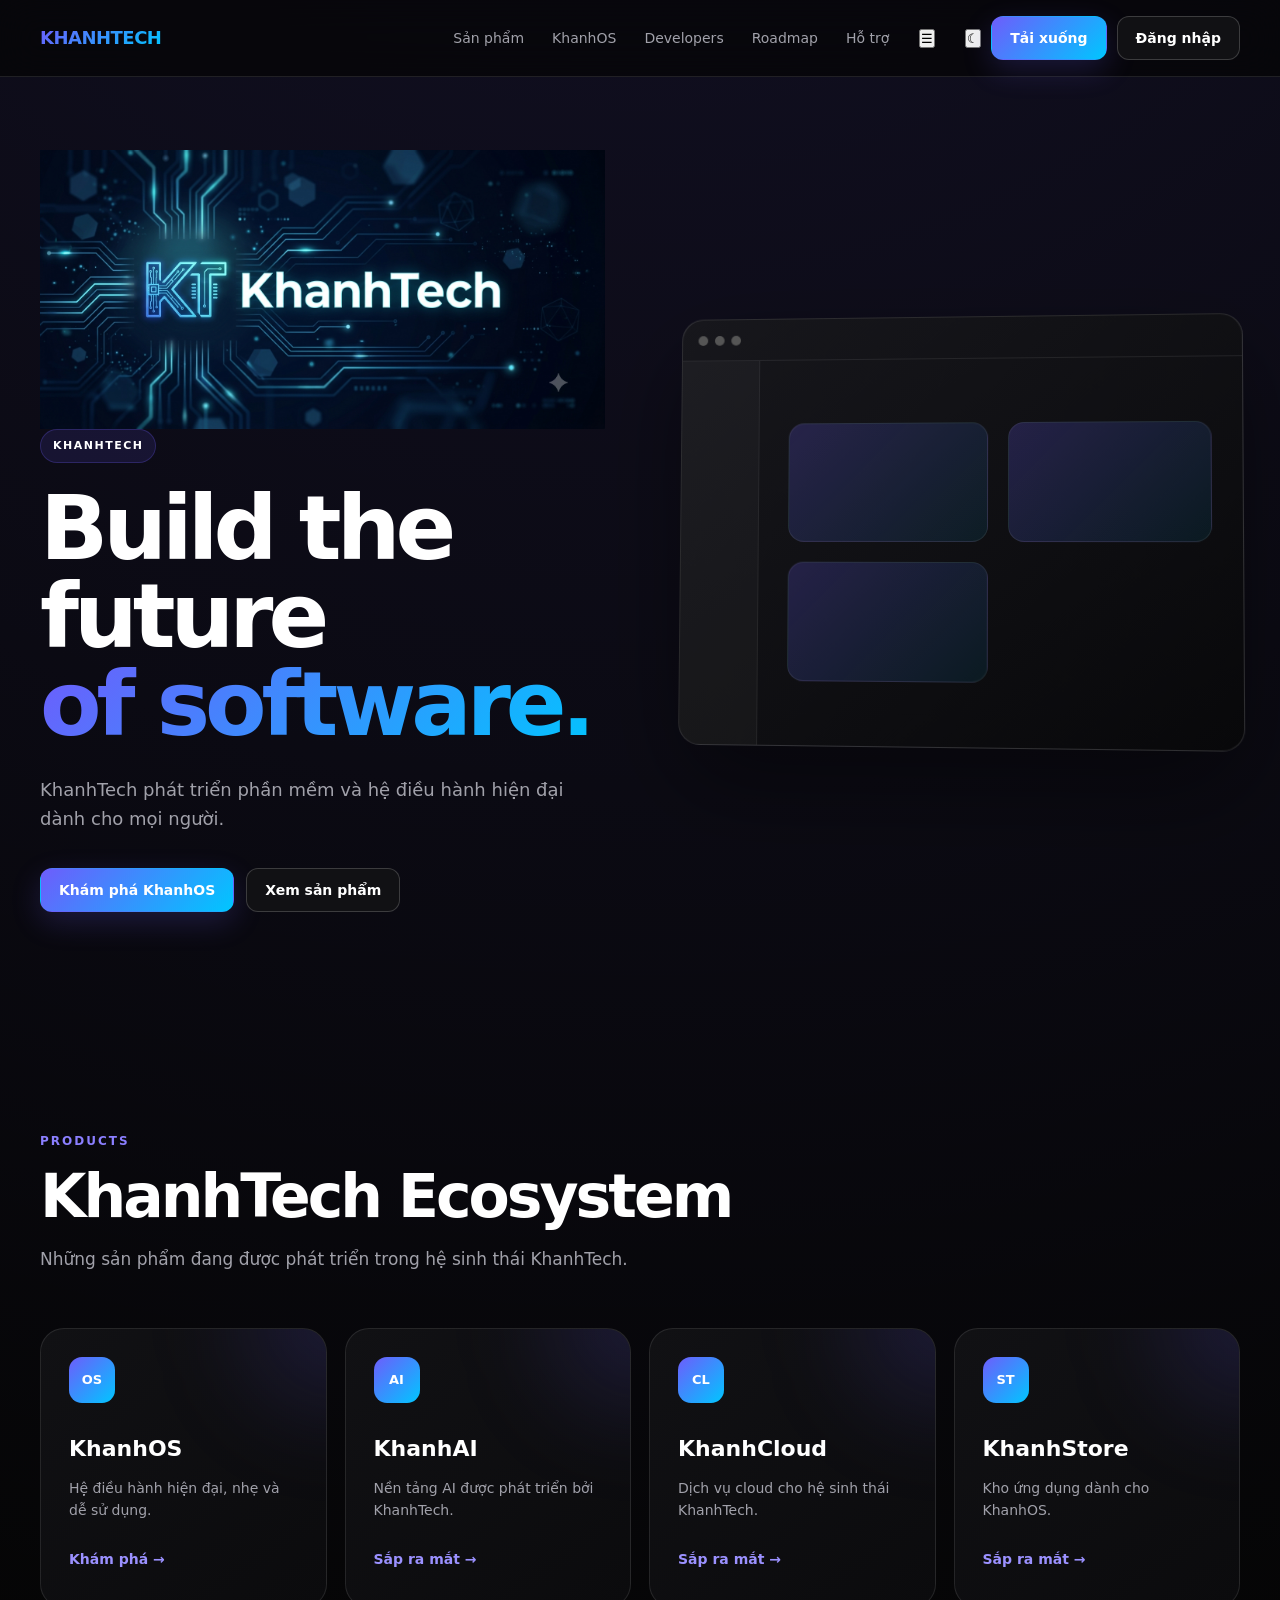
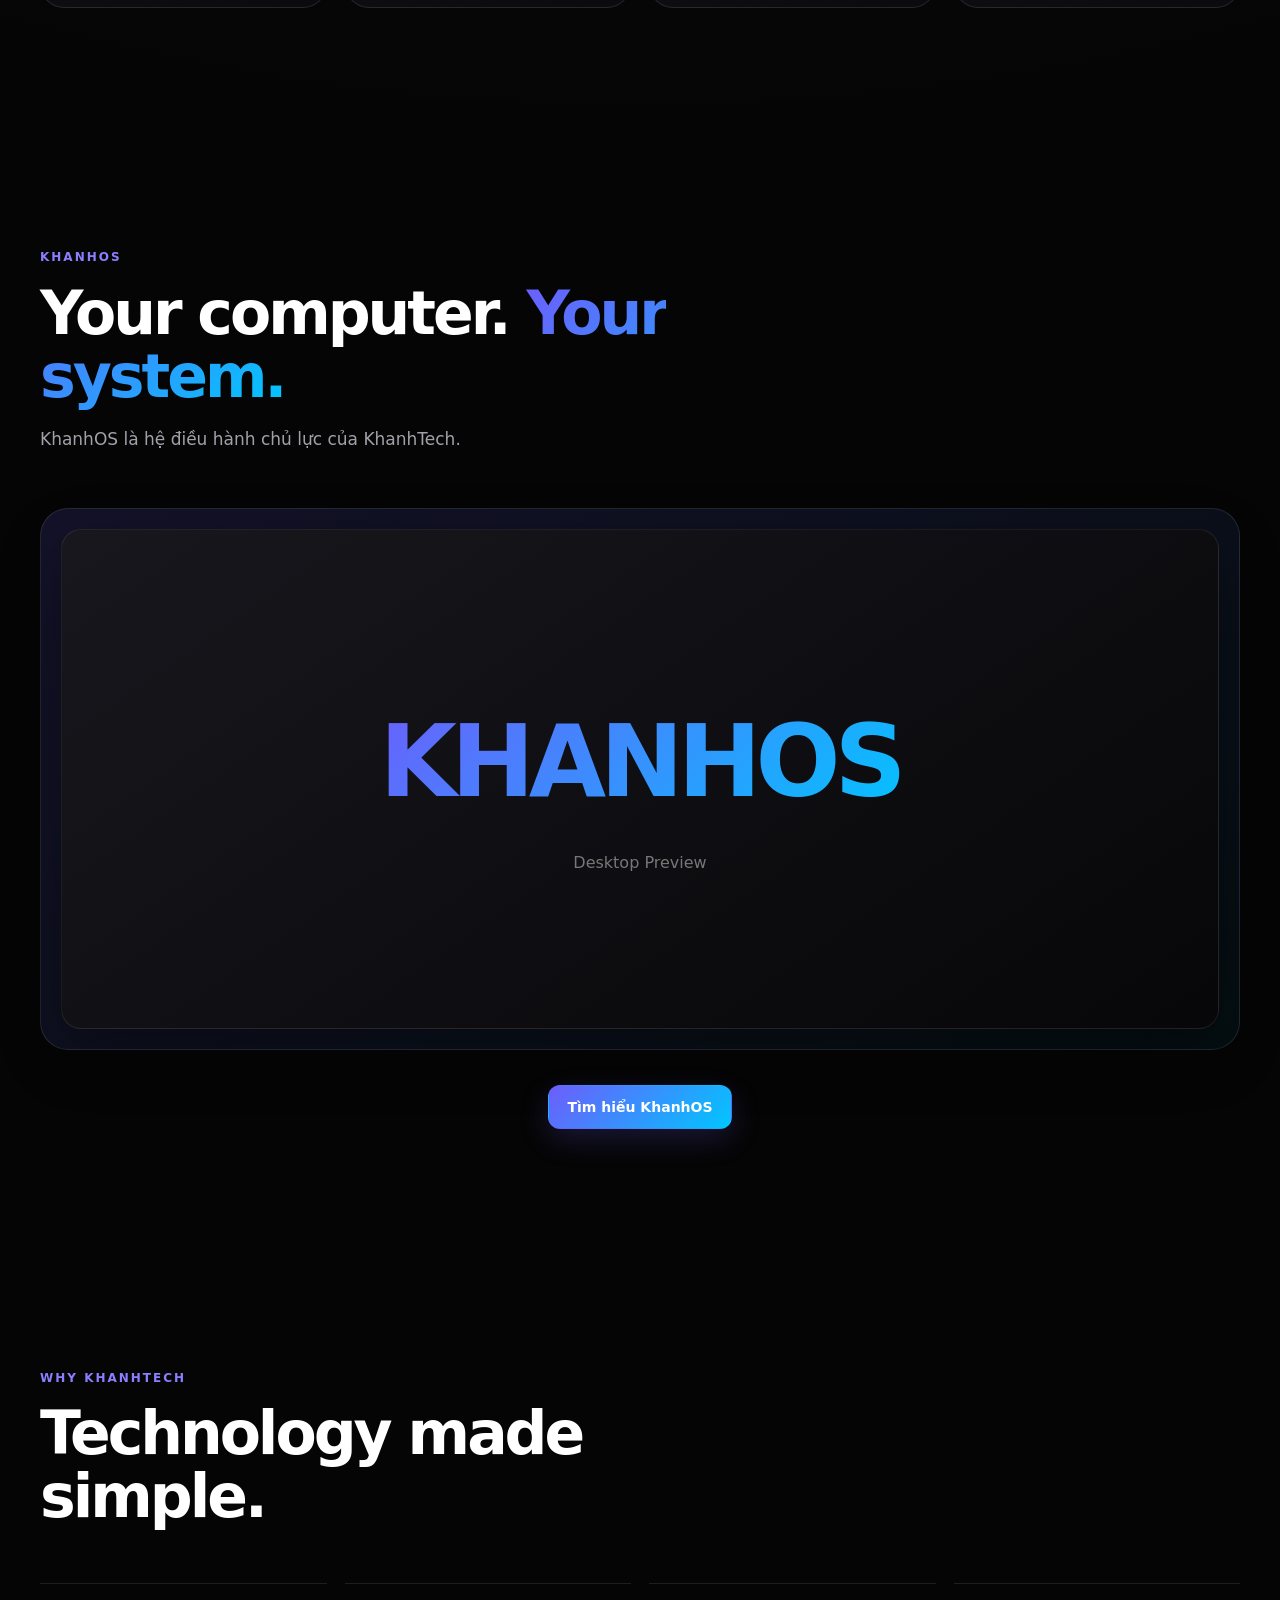
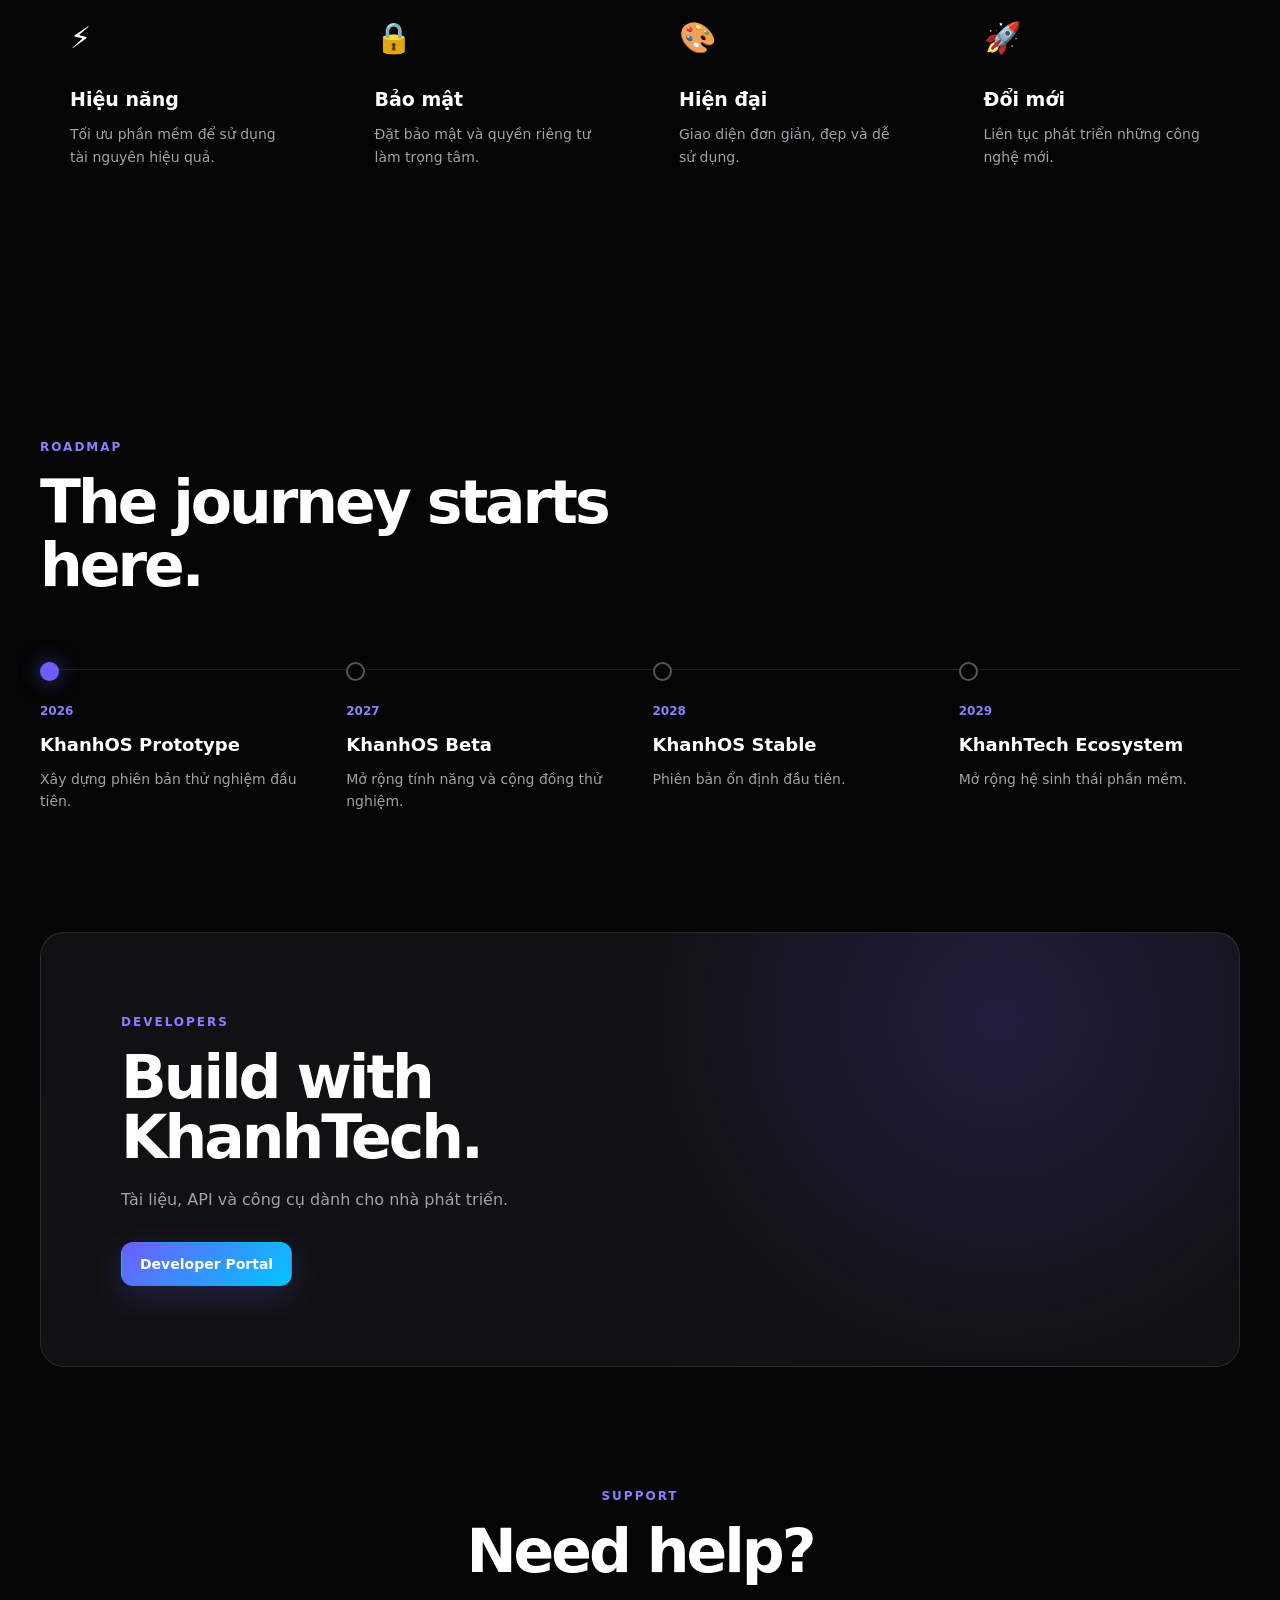
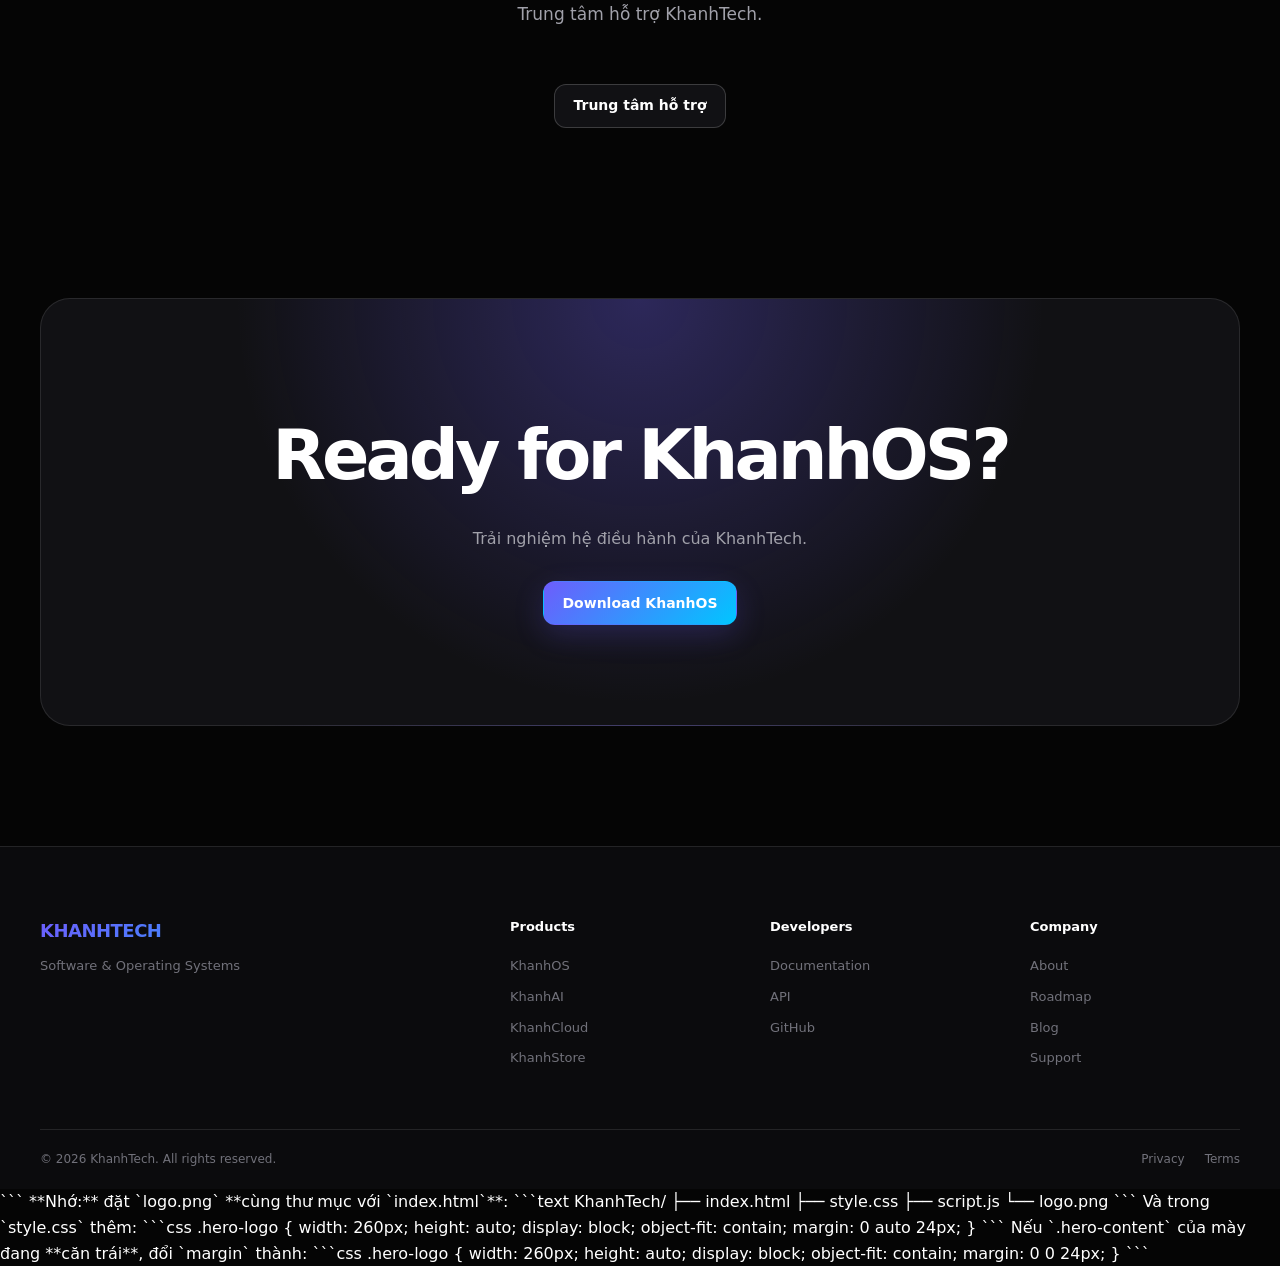
<file: index.html>
<!DOCTYPE html>
<html lang="vi">
<head>
    <meta charset="UTF-8">
    <meta name="viewport" content="width=device-width, initial-scale=1.0">

    <title>KhanhTech | Software & Operating Systems</title>

    <meta
        name="description"
        content="KhanhTech - Công ty phát triển phần mềm và hệ điều hành."
    >

    <!-- FAVICON -->
    <link rel="icon" type="image/png" href="logo.png">
    <link rel="shortcut icon" type="image/png" href="logo.png">

    <!-- CSS -->
    <link rel="stylesheet" href="style.css">
</head>

<body>

    <!-- =========================
         NAVBAR
    ========================== -->
    <header class="navbar">
        <div class="nav-container">

            <a href="/" class="logo">
                KHANHTECH
            </a>

            <nav class="nav-menu">
                <a href="#products">Sản phẩm</a>
                <a href="#khanhos">KhanhOS</a>
                <a href="#developers">Developers</a>
                <a href="#roadmap">Roadmap</a>
                <a href="#support">Hỗ trợ</a>
            </nav>

            <div class="nav-actions">

                <a href="/download.html" class="btn btn-primary">
                    Tải xuống
                </a>

                <a href="/login.html" class="btn btn-secondary">
                    Đăng nhập
                </a>

            </div>

        </div>
    </header>


    <main>

        <!-- =========================
             HERO
        ========================== -->
        <section class="hero">

            <div class="hero-content">

                <!-- KHANHTECH LOGO -->
                <img
                    src="logo.png"
                    alt="KhanhTech Logo"
                    class="hero-logo"
                >

                <span class="hero-badge">
                    KHANHTECH
                </span>

                <h1>
                    Build the future
                    <span>of software.</span>
                </h1>

                <p>
                    KhanhTech phát triển phần mềm và hệ điều hành
                    hiện đại dành cho mọi người.
                </p>

                <div class="hero-buttons">

                    <a
                        href="https://khanhos.github.io/"
                        class="btn btn-primary"
                    >
                        Khám phá KhanhOS
                    </a>

                    <a
                        href="#products"
                        class="btn btn-secondary"
                    >
                        Xem sản phẩm
                    </a>

                </div>

            </div>


            <div class="hero-preview">

                <div class="os-window">

                    <div class="window-top">

                        <span></span>
                        <span></span>
                        <span></span>

                    </div>


                    <div class="window-content">

                        <div class="fake-sidebar"></div>

                        <div class="fake-desktop">

                            <div class="fake-card"></div>
                            <div class="fake-card"></div>
                            <div class="fake-card"></div>

                        </div>

                    </div>

                </div>

            </div>

        </section>


        <!-- =========================
             PRODUCTS
        ========================== -->
        <section id="products" class="section">

            <div class="section-header">

                <span class="section-label">
                    PRODUCTS
                </span>

                <h2>
                    KhanhTech Ecosystem
                </h2>

                <p>
                    Những sản phẩm đang được phát triển
                    trong hệ sinh thái KhanhTech.
                </p>

            </div>


            <div class="product-grid">

                <!-- KHANHOS -->

                <article class="product-card">

                    <div class="product-icon">
                        OS
                    </div>

                    <h3>
                        KhanhOS
                    </h3>

                    <p>
                        Hệ điều hành hiện đại, nhẹ và dễ sử dụng.
                    </p>

                    <a href="https://khanhos.github.io/">
                        Khám phá →
                    </a>

                </article>


                <!-- KHANHAI -->

                <article class="product-card">

                    <div class="product-icon">
                        AI
                    </div>

                    <h3>
                        KhanhAI
                    </h3>

                    <p>
                        Nền tảng AI được phát triển bởi KhanhTech.
                    </p>

                    <a href="#">
                        Sắp ra mắt →
                    </a>

                </article>


                <!-- KHANHCLOUD -->

                <article class="product-card">

                    <div class="product-icon">
                        CL
                    </div>

                    <h3>
                        KhanhCloud
                    </h3>

                    <p>
                        Dịch vụ cloud cho hệ sinh thái KhanhTech.
                    </p>

                    <a href="#">
                        Sắp ra mắt →
                    </a>

                </article>


                <!-- KHANHSTORE -->

                <article class="product-card">

                    <div class="product-icon">
                        ST
                    </div>

                    <h3>
                        KhanhStore
                    </h3>

                    <p>
                        Kho ứng dụng dành cho KhanhOS.
                    </p>

                    <a href="#">
                        Sắp ra mắt →
                    </a>

                </article>

            </div>

        </section>


        <!-- =========================
             KHANHOS
        ========================== -->
        <section
            id="khanhos"
            class="section khanhos-section"
        >

            <div class="section-header">

                <span class="section-label">
                    KHANHOS
                </span>

                <h2>
                    Your computer.
                    <span>Your system.</span>
                </h2>

                <p>
                    KhanhOS là hệ điều hành chủ lực
                    của KhanhTech.
                </p>

            </div>


            <div class="khanhos-preview">

                <div class="os-placeholder">

                    <div class="placeholder-title">
                        KHANHOS
                    </div>

                    <div class="placeholder-text">
                        Desktop Preview
                    </div>

                </div>

            </div>


            <div class="center-button">

                <a
                    href="https://khanhos.github.io/"
                    class="btn btn-primary"
                >
                    Tìm hiểu KhanhOS
                </a>

            </div>

        </section>


        <!-- =========================
             WHY KHANHTECH
        ========================== -->
        <section class="section">

            <div class="section-header">

                <span class="section-label">
                    WHY KHANHTECH
                </span>

                <h2>
                    Technology made simple.
                </h2>

            </div>


            <div class="features-grid">

                <div class="feature">

                    <div class="feature-icon">
                        ⚡
                    </div>

                    <h3>
                        Hiệu năng
                    </h3>

                    <p>
                        Tối ưu phần mềm để sử dụng tài nguyên
                        hiệu quả.
                    </p>

                </div>


                <div class="feature">

                    <div class="feature-icon">
                        🔒
                    </div>

                    <h3>
                        Bảo mật
                    </h3>

                    <p>
                        Đặt bảo mật và quyền riêng tư
                        làm trọng tâm.
                    </p>

                </div>


                <div class="feature">

                    <div class="feature-icon">
                        🎨
                    </div>

                    <h3>
                        Hiện đại
                    </h3>

                    <p>
                        Giao diện đơn giản, đẹp và dễ sử dụng.
                    </p>

                </div>


                <div class="feature">

                    <div class="feature-icon">
                        🚀
                    </div>

                    <h3>
                        Đổi mới
                    </h3>

                    <p>
                        Liên tục phát triển những công nghệ
                        mới.
                    </p>

                </div>

            </div>

        </section>


        <!-- =========================
             ROADMAP
        ========================== -->
        <section id="roadmap" class="section">

            <div class="section-header">

                <span class="section-label">
                    ROADMAP
                </span>

                <h2>
                    The journey starts here.
                </h2>

            </div>


            <div class="roadmap">

                <div class="roadmap-item active">

                    <span class="roadmap-year">
                        2026
                    </span>

                    <h3>
                        KhanhOS Prototype
                    </h3>

                    <p>
                        Xây dựng phiên bản thử nghiệm đầu tiên.
                    </p>

                </div>


                <div class="roadmap-item">

                    <span class="roadmap-year">
                        2027
                    </span>

                    <h3>
                        KhanhOS Beta
                    </h3>

                    <p>
                        Mở rộng tính năng và cộng đồng thử nghiệm.
                    </p>

                </div>


                <div class="roadmap-item">

                    <span class="roadmap-year">
                        2028
                    </span>

                    <h3>
                        KhanhOS Stable
                    </h3>

                    <p>
                        Phiên bản ổn định đầu tiên.
                    </p>

                </div>


                <div class="roadmap-item">

                    <span class="roadmap-year">
                        2029
                    </span>

                    <h3>
                        KhanhTech Ecosystem
                    </h3>

                    <p>
                        Mở rộng hệ sinh thái phần mềm.
                    </p>

                </div>

            </div>

        </section>


        <!-- =========================
             DEVELOPERS
        ========================== -->
        <section
            id="developers"
            class="section developer-section"
        >

            <div class="developer-content">

                <span class="section-label">
                    DEVELOPERS
                </span>

                <h2>
                    Build with KhanhTech.
                </h2>

                <p>
                    Tài liệu, API và công cụ dành cho
                    nhà phát triển.
                </p>

                <a
                    href="/developers.html"
                    class="btn btn-primary"
                >
                    Developer Portal
                </a>

            </div>

        </section>


        <!-- =========================
             SUPPORT
        ========================== -->
        <section
            id="support"
            class="section support-section"
        >

            <div class="section-header">

                <span class="section-label">
                    SUPPORT
                </span>

                <h2>
                    Need help?
                </h2>

                <p>
                    Trung tâm hỗ trợ KhanhTech.
                </p>

            </div>


            <div class="center-button">

                <a
                    href="/support.html"
                    class="btn btn-secondary"
                >
                    Trung tâm hỗ trợ
                </a>

            </div>

        </section>


        <!-- =========================
             CTA
        ========================== -->
        <section class="cta">

            <div class="cta-content">

                <h2>
                    Ready for KhanhOS?
                </h2>

                <p>
                    Trải nghiệm hệ điều hành của KhanhTech.
                </p>

                <a
                    href="/download.html"
                    class="btn btn-primary"
                >
                    Download KhanhOS
                </a>

            </div>

        </section>

    </main>


    <!-- =========================
         FOOTER
    ========================== -->
    <footer class="footer">

        <div class="footer-container">

            <!-- BRAND -->

            <div class="footer-brand">

                <div class="logo">
                    KHANHTECH
                </div>

                <p>
                    Software & Operating Systems
                </p>

            </div>


            <!-- PRODUCTS -->

            <div class="footer-column">

                <h4>
                    Products
                </h4>

                <a href="https://khanhos.github.io/">
                    KhanhOS
                </a>

                <a href="#">
                    KhanhAI
                </a>

                <a href="#">
                    KhanhCloud
                </a>

                <a href="#">
                    KhanhStore
                </a>

            </div>


            <!-- DEVELOPERS -->

            <div class="footer-column">

                <h4>
                    Developers
                </h4>

                <a href="#">
                    Documentation
                </a>

                <a href="#">
                    API
                </a>

                <a href="#">
                    GitHub
                </a>

            </div>


            <!-- COMPANY -->

            <div class="footer-column">

                <h4>
                    Company
                </h4>

                <a href="https://khanhtechvn.github.io/about.html">
                    About
                </a>

                <a href="/roadmap.html">
                    Roadmap
                </a>

                <a href="#">
                    Blog
                </a>

                <a href="/support.html">
                    Support
                </a>

            </div>

        </div>


        <!-- FOOTER BOTTOM -->

        <div class="footer-bottom">

            <span>
                © 2026 KhanhTech. All rights reserved.
            </span>

            <div>

                <a href="/privacy.html">
                    Privacy
                </a>

                <a href="/terms.html">
                    Terms
                </a>

            </div>

        </div>

    </footer>


    <!-- JAVASCRIPT -->

    <script src="script.js"></script>

</body>
</html>
```

**Nhớ:** đặt `logo.png` **cùng thư mục với `index.html`**:

```text
KhanhTech/
├── index.html
├── style.css
├── script.js
└── logo.png
```

Và trong `style.css` thêm:

```css
.hero-logo {
    width: 260px;
    height: auto;
    display: block;
    object-fit: contain;
    margin: 0 auto 24px;
}
```

Nếu `.hero-content` của mày đang **căn trái**, đổi `margin` thành:

```css
.hero-logo {
    width: 260px;
    height: auto;
    display: block;
    object-fit: contain;
    margin: 0 0 24px;
}
```
</file>
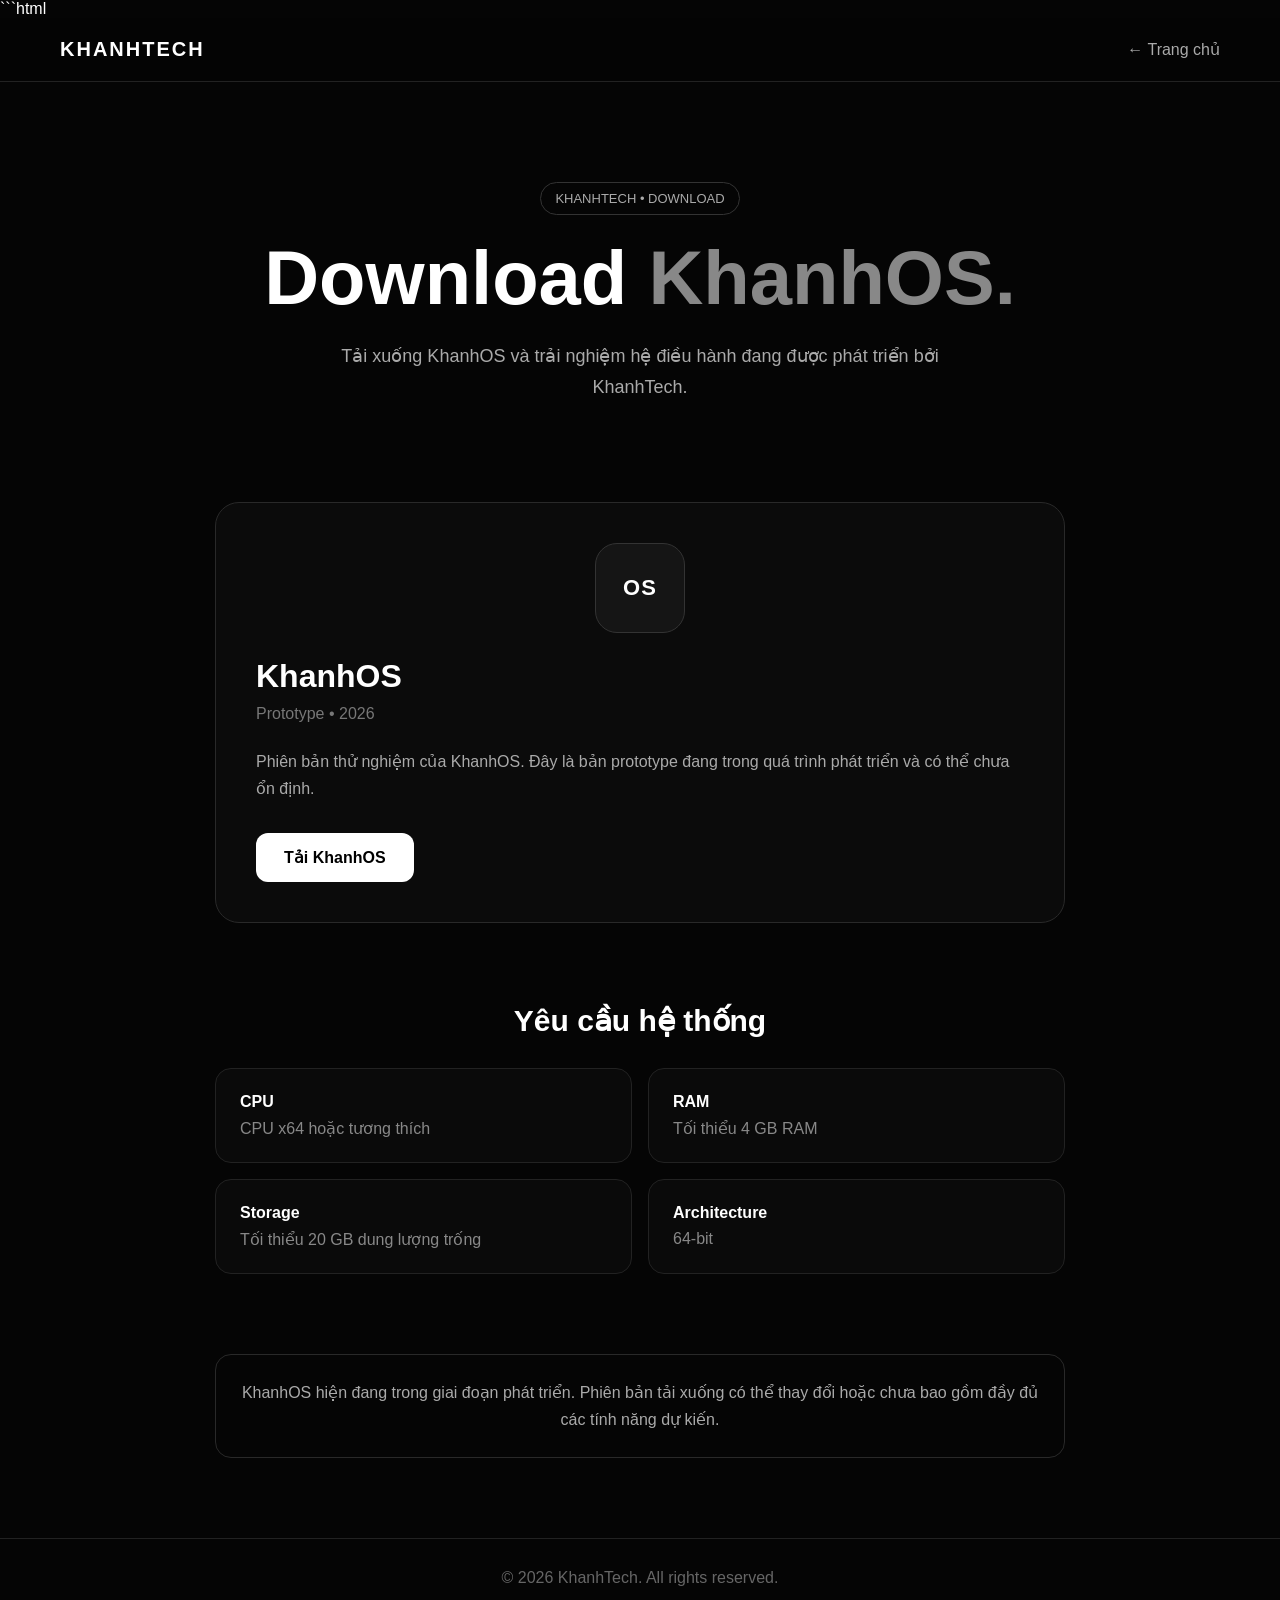
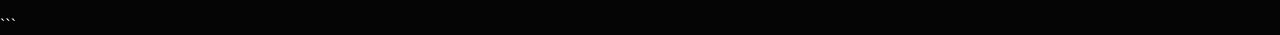
<file: download.html>
```html
<!DOCTYPE html>
<html lang="vi">
<head>
    <meta charset="UTF-8">
    <meta name="viewport" content="width=device-width, initial-scale=1.0">

    <title>Download | KhanhTech</title>

    <meta
        name="description"
        content="Tải xuống KhanhOS từ KhanhTech."
    >

    <link rel="icon" type="image/png" href="logo.png">

    <style>
        * {
            box-sizing: border-box;
            margin: 0;
            padding: 0;
        }

        body {
            font-family: Arial, Helvetica, sans-serif;
            background: #050505;
            color: #ffffff;
            min-height: 100vh;
        }

        a {
            color: inherit;
            text-decoration: none;
        }

        .navbar {
            width: 100%;
            border-bottom: 1px solid #222;
            background: rgba(5, 5, 5, 0.95);
        }

        .nav-container {
            max-width: 1200px;
            margin: auto;
            padding: 20px;
            display: flex;
            align-items: center;
            justify-content: space-between;
        }

        .logo {
            font-size: 20px;
            font-weight: 800;
            letter-spacing: 2px;
        }

        .back {
            color: #aaa;
            transition: 0.2s;
        }

        .back:hover {
            color: #fff;
        }

        .hero {
            max-width: 1000px;
            margin: auto;
            padding: 100px 20px 70px;
            text-align: center;
        }

        .badge {
            display: inline-block;
            padding: 8px 14px;
            border: 1px solid #333;
            border-radius: 999px;
            color: #aaa;
            font-size: 13px;
            margin-bottom: 25px;
        }

        h1 {
            font-size: clamp(42px, 7vw, 76px);
            line-height: 1;
            margin-bottom: 25px;
        }

        h1 span {
            color: #888;
        }

        .hero p {
            max-width: 650px;
            margin: auto;
            color: #aaa;
            font-size: 18px;
            line-height: 1.7;
        }

        .download-card {
            max-width: 850px;
            margin: 30px auto 80px;
            padding: 40px;
            border: 1px solid #292929;
            border-radius: 24px;
            background: #0b0b0b;
        }

        .os-logo {
            width: 90px;
            height: 90px;
            margin: 0 auto 25px;
            border-radius: 22px;
            background: #151515;
            border: 1px solid #333;
            display: flex;
            align-items: center;
            justify-content: center;
            font-size: 22px;
            font-weight: 800;
            letter-spacing: 1px;
        }

        .download-card h2 {
            font-size: 32px;
            margin-bottom: 10px;
        }

        .version {
            color: #777;
            margin-bottom: 25px;
        }

        .description {
            color: #aaa;
            line-height: 1.7;
            margin-bottom: 30px;
        }

        .download-button {
            display: inline-block;
            padding: 15px 28px;
            border-radius: 12px;
            background: #ffffff;
            color: #000000;
            font-weight: 700;
            transition: 0.2s;
        }

        .download-button:hover {
            transform: translateY(-2px);
            opacity: 0.9;
        }

        .requirements {
            max-width: 850px;
            margin: 0 auto 80px;
        }

        .requirements h2 {
            text-align: center;
            margin-bottom: 30px;
            font-size: 30px;
        }

        .requirements-grid {
            display: grid;
            grid-template-columns: repeat(2, 1fr);
            gap: 16px;
        }

        .requirement {
            padding: 24px;
            border: 1px solid #222;
            border-radius: 16px;
            background: #0a0a0a;
        }

        .requirement strong {
            display: block;
            margin-bottom: 8px;
        }

        .requirement span {
            color: #888;
        }

        .notice {
            max-width: 850px;
            margin: 0 auto 80px;
            padding: 24px;
            border: 1px solid #292929;
            border-radius: 16px;
            color: #aaa;
            line-height: 1.7;
            text-align: center;
        }

        footer {
            border-top: 1px solid #222;
            padding: 30px 20px;
            text-align: center;
            color: #666;
        }

        @media (max-width: 700px) {
            .nav-container {
                padding: 16px;
            }

            .hero {
                padding-top: 70px;
            }

            .download-card {
                padding: 25px;
            }

            .requirements-grid {
                grid-template-columns: 1fr;
            }
        }
    </style>
</head>

<body>

    <header class="navbar">
        <div class="nav-container">

            <a href="/" class="logo">
                KHANHTECH
            </a>

            <a href="/" class="back">
                ← Trang chủ
            </a>

        </div>
    </header>


    <main>

        <section class="hero">

            <span class="badge">
                KHANHTECH • DOWNLOAD
            </span>

            <h1>
                Download
                <span>KhanhOS.</span>
            </h1>

            <p>
                Tải xuống KhanhOS và trải nghiệm hệ điều hành
                đang được phát triển bởi KhanhTech.
            </p>

        </section>


        <section class="download-card">

            <div class="os-logo">
                OS
            </div>

            <h2>
                KhanhOS
            </h2>

            <div class="version">
                Prototype • 2026
            </div>

            <p class="description">
                Phiên bản thử nghiệm của KhanhOS.
                Đây là bản prototype đang trong quá trình phát triển
                và có thể chưa ổn định.
            </p>

            <!--
                Đổi href bên dưới thành link file KhanhOS
                khi mày upload file ISO/ZIP.
            -->

            <a
                href="#"
                class="download-button"
            >
                Tải KhanhOS
            </a>

        </section>


        <section class="requirements">

            <h2>
                Yêu cầu hệ thống
            </h2>

            <div class="requirements-grid">

                <div class="requirement">
                    <strong>CPU</strong>
                    <span>CPU x64 hoặc tương thích</span>
                </div>

                <div class="requirement">
                    <strong>RAM</strong>
                    <span>Tối thiểu 4 GB RAM</span>
                </div>

                <div class="requirement">
                    <strong>Storage</strong>
                    <span>Tối thiểu 20 GB dung lượng trống</span>
                </div>

                <div class="requirement">
                    <strong>Architecture</strong>
                    <span>64-bit</span>
                </div>

            </div>

        </section>


        <div class="notice">
            KhanhOS hiện đang trong giai đoạn phát triển.
            Phiên bản tải xuống có thể thay đổi hoặc chưa bao gồm
            đầy đủ các tính năng dự kiến.
        </div>

    </main>


    <footer>
        © 2026 KhanhTech. All rights reserved.
    </footer>

</body>
</html>
```
</file>
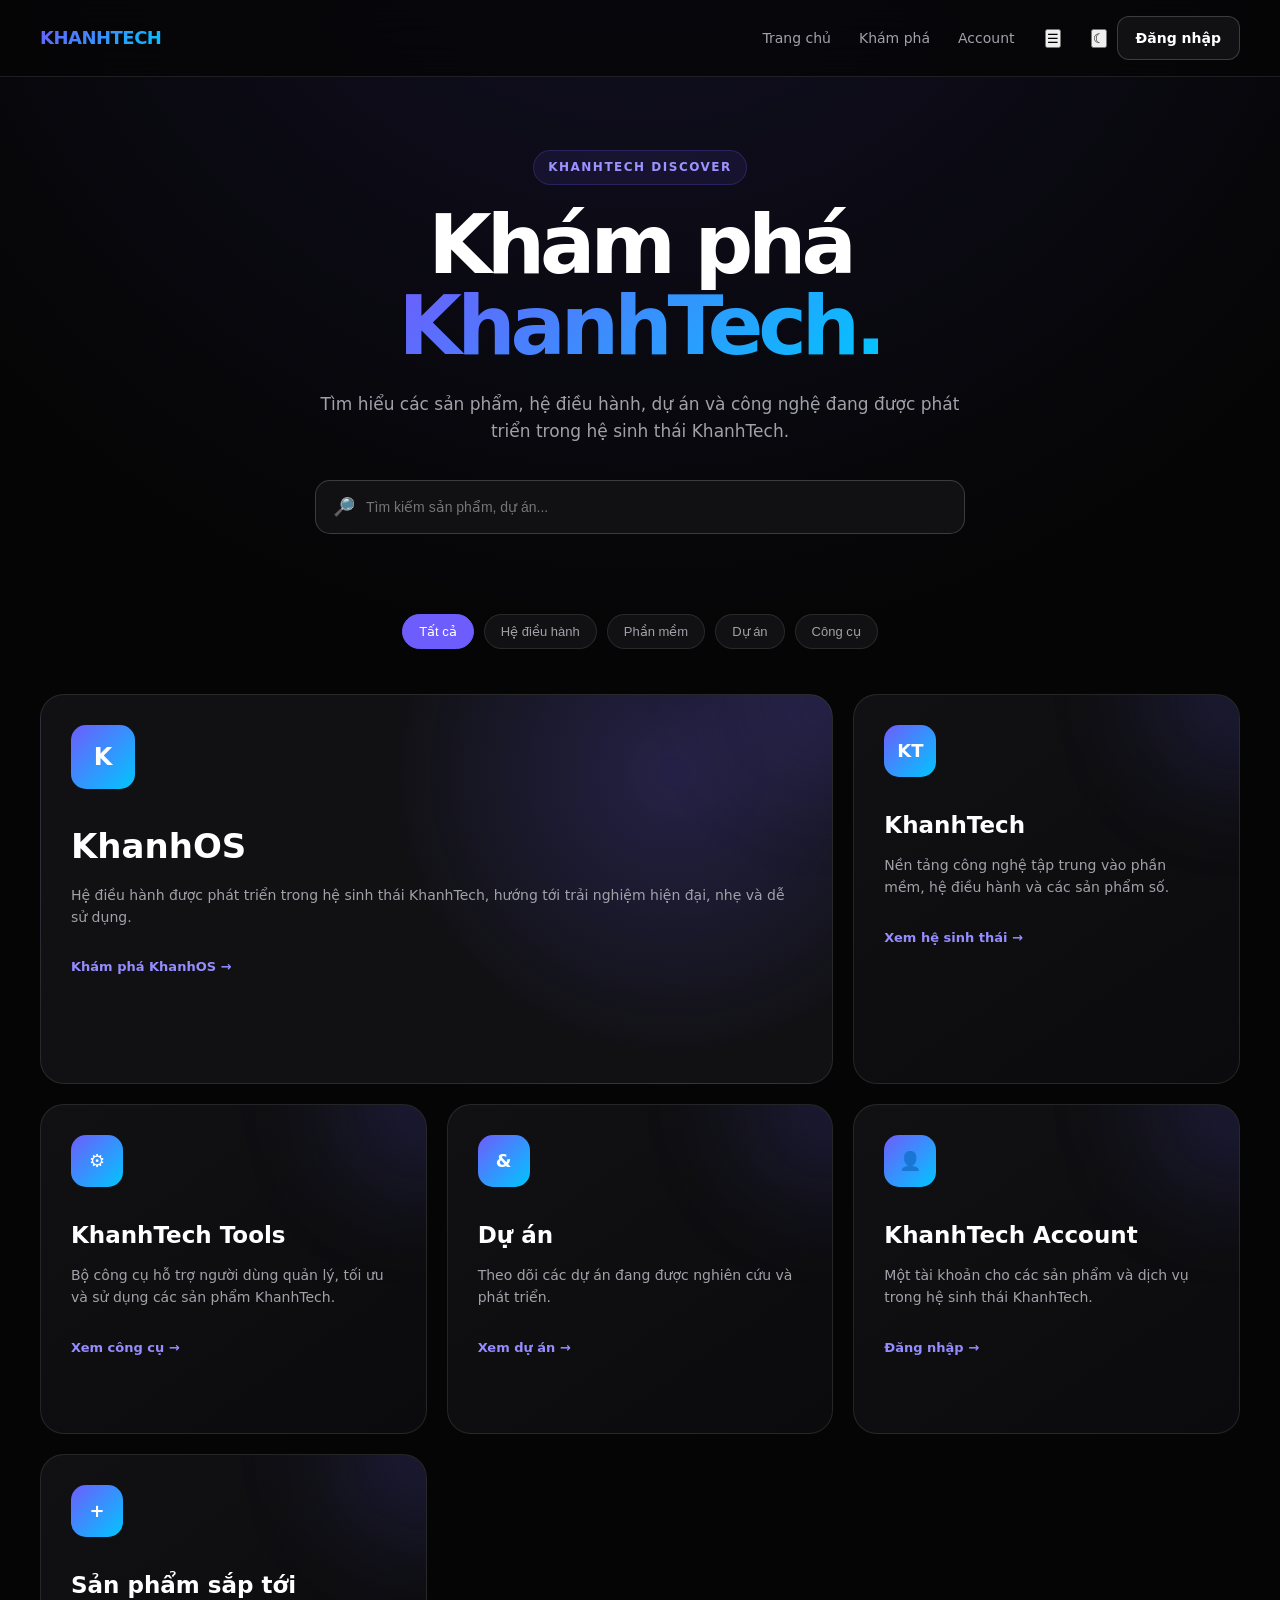
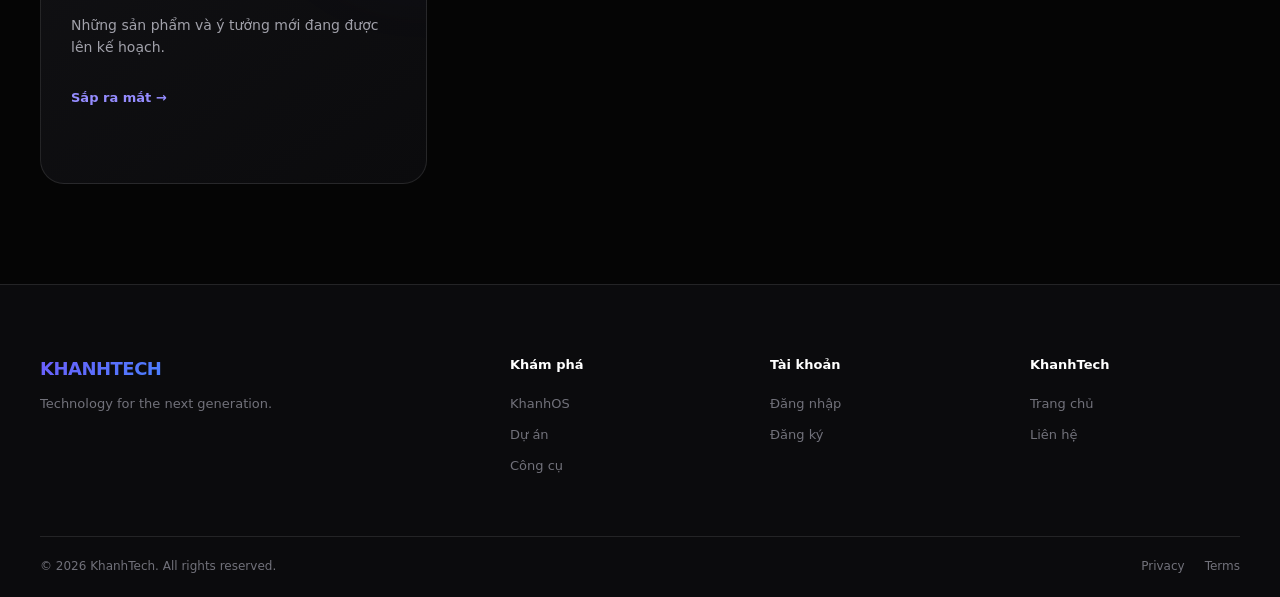
<file: khanhos.html>
<!DOCTYPE html>
<html lang="vi">

<head>
    <meta charset="UTF-8">

    <meta
        name="viewport"
        content="width=device-width, initial-scale=1.0"
    >

    <title>Khám phá | KhanhTech</title>

    <meta
        name="description"
        content="Khám phá các sản phẩm, dự án và công nghệ của KhanhTech."
    >

    <link
        rel="stylesheet"
        href="style.css"
    >

    <style>

        /* =========================================
           KHÁM PHÁ
        ========================================= */

        .discover-page {
            width: min(
                calc(100% - 40px),
                1200px
            );

            margin: 0 auto;

            padding:
                150px 0 100px;
        }


        .discover-hero {
            text-align: center;

            max-width: 850px;

            margin:
                0 auto 80px;
        }


        .discover-badge {
            display: inline-flex;

            padding:
                7px 14px;

            border-radius:
                999px;

            color:
                #9d93ff;

            background:
                rgba(109, 93, 252, 0.10);

            border:
                1px solid
                rgba(109, 93, 252, 0.22);

            font-size:
                12px;

            font-weight:
                800;

            letter-spacing:
                1.5px;

            margin-bottom:
                20px;
        }


        .discover-hero h1 {
            font-size:
                clamp(48px, 7vw, 82px);

            line-height:
                0.98;

            letter-spacing:
                -5px;
        }


        .discover-hero h1 span {
            background:
                var(--gradient);

            -webkit-background-clip:
                text;

            background-clip:
                text;

            color:
                transparent;
        }


        .discover-hero p {
            max-width:
                650px;

            margin:
                25px auto 0;

            color:
                var(--text-secondary);

            font-size:
                17px;
        }


        /* =========================================
           SEARCH
        ========================================= */

        .discover-search {
            max-width:
                650px;

            margin:
                35px auto 0;

            position:
                relative;
        }


        .discover-search input {
            width: 100%;

            height: 54px;

            padding:
                0 20px 0 50px;

            border-radius:
                15px;

            border:
                1px solid
                var(--border-strong);

            outline:
                none;

            background:
                var(--surface);

            color:
                var(--text);

            font-size:
                14px;
        }


        .discover-search input:focus {
            border-color:
                var(--accent);

            box-shadow:
                0 0 0 4px
                rgba(109, 93, 252, 0.10);
        }


        .search-icon {
            position:
                absolute;

            left:
                18px;

            top:
                50%;

            transform:
                translateY(-50%);

            color:
                var(--text-muted);

            font-size:
                18px;
        }


        /* =========================================
           CATEGORY
        ========================================= */

        .discover-categories {
            display:
                flex;

            justify-content:
                center;

            flex-wrap:
                wrap;

            gap:
                10px;

            margin-bottom:
                45px;
        }


        .category {
            padding:
                9px 16px;

            border-radius:
                999px;

            border:
                1px solid
                var(--border);

            background:
                var(--surface);

            color:
                var(--text-secondary);

            cursor:
                pointer;

            font-size:
                13px;

            transition:
                0.2s ease;
        }


        .category:hover,
        .category.active {
            color:
                white;

            background:
                var(--accent);

            border-color:
                var(--accent);
        }


        /* =========================================
           DISCOVER GRID
        ========================================= */

        .discover-grid {
            display:
                grid;

            grid-template-columns:
                repeat(3, 1fr);

            gap:
                20px;
        }


        .discover-card {
            position:
                relative;

            overflow:
                hidden;

            min-height:
                330px;

            padding:
                30px;

            border-radius:
                24px;

            border:
                1px solid
                var(--border);

            background:
                linear-gradient(
                    145deg,
                    var(--surface),
                    var(--bg-secondary)
                );

            transition:
                0.3s ease;
        }


        .discover-card:hover {
            transform:
                translateY(-7px);

            border-color:
                rgba(109, 93, 252, 0.4);
        }


        .discover-card::before {
            content: "";

            position:
                absolute;

            width:
                180px;

            height:
                180px;

            top:
                -90px;

            right:
                -90px;

            border-radius:
                50%;

            background:
                rgba(109, 93, 252, 0.15);

            filter:
                blur(50px);
        }


        .discover-icon {
            width:
                52px;

            height:
                52px;

            display:
                flex;

            align-items:
                center;

            justify-content:
                center;

            border-radius:
                15px;

            background:
                var(--gradient);

            color:
                white;

            font-size:
                18px;

            font-weight:
                900;

            margin-bottom:
                30px;
        }


        .discover-card h2 {
            font-size:
                23px;

            margin-bottom:
                10px;
        }


        .discover-card p {
            color:
                var(--text-secondary);

            font-size:
                14px;

            margin-bottom:
                25px;
        }


        .discover-card a {
            color:
                #958cff;

            font-size:
                13px;

            font-weight:
                700;
        }


        /* =========================================
           FEATURED
        ========================================= */

        .featured {
            grid-column:
                span 2;

            min-height:
                390px;

            background:
                radial-gradient(
                    circle at 80% 20%,
                    rgba(109, 93, 252, 0.22),
                    transparent 40%
                ),
                var(--surface);
        }


        .featured h2 {
            font-size:
                34px;
        }


        .featured .discover-icon {
            width:
                64px;

            height:
                64px;

            font-size:
                24px;
        }


        /* =========================================
           EMPTY SEARCH
        ========================================= */

        .no-results {
            display:
                none;

            text-align:
                center;

            padding:
                70px 20px;

            color:
                var(--text-muted);
        }


        /* =========================================
           MOBILE
        ========================================= */

        @media (max-width: 900px) {

            .discover-grid {
                grid-template-columns:
                    repeat(2, 1fr);
            }

            .featured {
                grid-column:
                    span 2;
            }
        }


        @media (max-width: 600px) {

            .discover-page {
                width:
                    calc(100% - 24px);

                padding-top:
                    120px;
            }

            .discover-hero h1 {
                font-size:
                    48px;

                letter-spacing:
                    -3px;
            }

            .discover-grid {
                grid-template-columns:
                    1fr;
            }

            .featured {
                grid-column:
                    span 1;
            }

            .discover-card {
                min-height:
                    280px;
            }

        }

    </style>
</head>


<body>

    <!-- =========================================
         NAVBAR
    ========================================== -->

    <header class="navbar">

        <div class="nav-container">

            <a
                href="index.html"
                class="logo"
            >
                KHANHTECH
            </a>

            <nav class="nav-menu">

                <a href="index.html">
                    Trang chủ
                </a>

                <a href="khanhos.html">
                    Khám phá
                </a>

                <a href="account/login.html">
                    Account
                </a>

            </nav>

            <div class="nav-actions">

                <a
                    href="account/login.html"
                    class="btn btn-secondary"
                >
                    Đăng nhập
                </a>

            </div>

        </div>

    </header>


    <!-- =========================================
         MAIN
    ========================================== -->

    <main class="discover-page">


        <!-- HERO -->

        <section class="discover-hero">

            <div class="discover-badge">
                KHANHTECH DISCOVER
            </div>

            <h1>
                Khám phá
                <span>KhanhTech.</span>
            </h1>

            <p>
                Tìm hiểu các sản phẩm, hệ điều hành,
                dự án và công nghệ đang được phát triển
                trong hệ sinh thái KhanhTech.
            </p>


            <!-- SEARCH -->

            <div class="discover-search">

                <span class="search-icon">
                    🔎
                </span>

                <input
                    id="discoverSearch"
                    type="search"
                    placeholder="Tìm kiếm sản phẩm, dự án..."
                    autocomplete="off"
                >

            </div>

        </section>


        <!-- CATEGORY -->

        <div class="discover-categories">

            <button
                class="category active"
                data-category="all"
            >
                Tất cả
            </button>

            <button
                class="category"
                data-category="os"
            >
                Hệ điều hành
            </button>

            <button
                class="category"
                data-category="software"
            >
                Phần mềm
            </button>

            <button
                class="category"
                data-category="project"
            >
                Dự án
            </button>

            <button
                class="category"
                data-category="tools"
            >
                Công cụ
            </button>

        </div>


        <!-- CARDS -->

        <section
            class="discover-grid"
            id="discoverGrid"
        >


            <!-- KHANHOS -->

            <article
                class="discover-card featured"
                data-category="os"
                data-search="khanhos hệ điều hành operating system windows"
            >

                <div class="discover-icon">
                    K
                </div>

                <h2>
                    KhanhOS
                </h2>

                <p>
                    Hệ điều hành được phát triển
                    trong hệ sinh thái KhanhTech,
                    hướng tới trải nghiệm hiện đại,
                    nhẹ và dễ sử dụng.
                </p>

                <a href="#">
                    Khám phá KhanhOS →
                </a>

            </article>


            <!-- KHANHTECH -->

            <article
                class="discover-card"
                data-category="software"
                data-search="khanhtech software phần mềm"
            >

                <div class="discover-icon">
                    KT
                </div>

                <h2>
                    KhanhTech
                </h2>

                <p>
                    Nền tảng công nghệ tập trung
                    vào phần mềm, hệ điều hành
                    và các sản phẩm số.
                </p>

                <a href="index.html">
                    Xem hệ sinh thái →
                </a>

            </article>


            <!-- TOOLS -->

            <article
                class="discover-card"
                data-category="tools"
                data-search="tools công cụ tiện ích"
            >

                <div class="discover-icon">
                    ⚙
                </div>

                <h2>
                    KhanhTech Tools
                </h2>

                <p>
                    Bộ công cụ hỗ trợ người dùng
                    quản lý, tối ưu và sử dụng
                    các sản phẩm KhanhTech.
                </p>

                <a href="#">
                    Xem công cụ →
                </a>

            </article>


            <!-- PROJECT -->

            <article
                class="discover-card"
                data-category="project"
                data-search="project dự án phát triển"
            >

                <div class="discover-icon">
                    &
                </div>

                <h2>
                    Dự án
                </h2>

                <p>
                    Theo dõi các dự án đang được
                    nghiên cứu và phát triển.
                </p>

                <a href="#">
                    Xem dự án →
                </a>

            </article>


            <!-- ACCOUNT -->

            <article
                class="discover-card"
                data-category="software"
                data-search="account tài khoản người dùng"
            >

                <div class="discover-icon">
                    👤
                </div>

                <h2>
                    KhanhTech Account
                </h2>

                <p>
                    Một tài khoản cho các sản phẩm
                    và dịch vụ trong hệ sinh thái
                    KhanhTech.
                </p>

                <a href="account/login.html">
                    Đăng nhập →
                </a>

            </article>


            <!-- FUTURE -->

            <article
                class="discover-card"
                data-category="project"
                data-search="future tương lai sản phẩm mới"
            >

                <div class="discover-icon">
                    +
                </div>

                <h2>
                    Sản phẩm sắp tới
                </h2>

                <p>
                    Những sản phẩm và ý tưởng mới
                    đang được lên kế hoạch.
                </p>

                <a href="#">
                    Sắp ra mắt →
                </a>

            </article>

        </section>


        <div
            class="no-results"
            id="noResults"
        >
            Không tìm thấy nội dung phù hợp.
        </div>


    </main>


    <!-- =========================================
         FOOTER
    ========================================== -->

    <footer class="footer">

        <div class="footer-container">

            <div class="footer-brand">

                <div class="logo">
                    KHANHTECH
                </div>

                <p>
                    Technology for the next generation.
                </p>

            </div>


            <div class="footer-column">

                <h4>
                    Khám phá
                </h4>

                <a href="khanhos.html">
                    KhanhOS
                </a>

                <a href="#">
                    Dự án
                </a>

                <a href="#">
                    Công cụ
                </a>

            </div>


            <div class="footer-column">

                <h4>
                    Tài khoản
                </h4>

                <a href="account/login.html">
                    Đăng nhập
                </a>

                <a href="account/register.html">
                    Đăng ký
                </a>

            </div>


            <div class="footer-column">

                <h4>
                    KhanhTech
                </h4>

                <a href="index.html">
                    Trang chủ
                </a>

                <a href="#">
                    Liên hệ
                </a>

            </div>

        </div>


        <div class="footer-bottom">

            <span>
                © 2026 KhanhTech.
                All rights reserved.
            </span>

            <div>

                <a href="#">
                    Privacy
                </a>

                <a href="#">
                    Terms
                </a>

            </div>

        </div>

    </footer>


    <!-- =========================================
         SCRIPT
    ========================================== -->

    <script src="script.js"></script>


    <script>

        /* =========================================
           DISCOVER SEARCH
        ========================================== */

        const search =
            document.getElementById(
                "discoverSearch"
            );

        const cards =
            document.querySelectorAll(
                ".discover-card"
            );

        const noResults =
            document.getElementById(
                "noResults"
            );


        function filterCards() {

            const query =
                search.value
                    .toLowerCase()
                    .trim();

            let visible =
                0;


            cards.forEach(card => {

                const text =
                    (
                        card.dataset.search ||
                        ""
                    ).toLowerCase();


                if (
                    !query ||
                    text.includes(query)
                ) {

                    card.style.display =
                        "";

                    visible++;

                } else {

                    card.style.display =
                        "none";

                }

            });


            noResults.style.display =
                visible === 0
                    ? "block"
                    : "none";
        }


        search.addEventListener(
            "input",
            filterCards
        );


        /* =========================================
           CATEGORY FILTER
        ========================================== */

        const categories =
            document.querySelectorAll(
                ".category"
            );


        categories.forEach(button => {

            button.addEventListener(
                "click",
                () => {

                    categories.forEach(
                        item => {
                            item.classList.remove(
                                "active"
                            );
                        }
                    );


                    button.classList.add(
                        "active"
                    );


                    const category =
                        button.dataset.category;


                    let visible =
                        0;


                    cards.forEach(card => {

                        const matches =
                            category === "all" ||
                            card.dataset.category ===
                            category;


                        if (matches) {

                            card.style.display =
                                "";

                            visible++;

                        } else {

                            card.style.display =
                                "none";

                        }

                    });


                    noResults.style.display =
                        visible === 0
                            ? "block"
                            : "none";


                    search.value =
                        "";

                }
            );

        });

    </script>

</body>

</html>
</file>
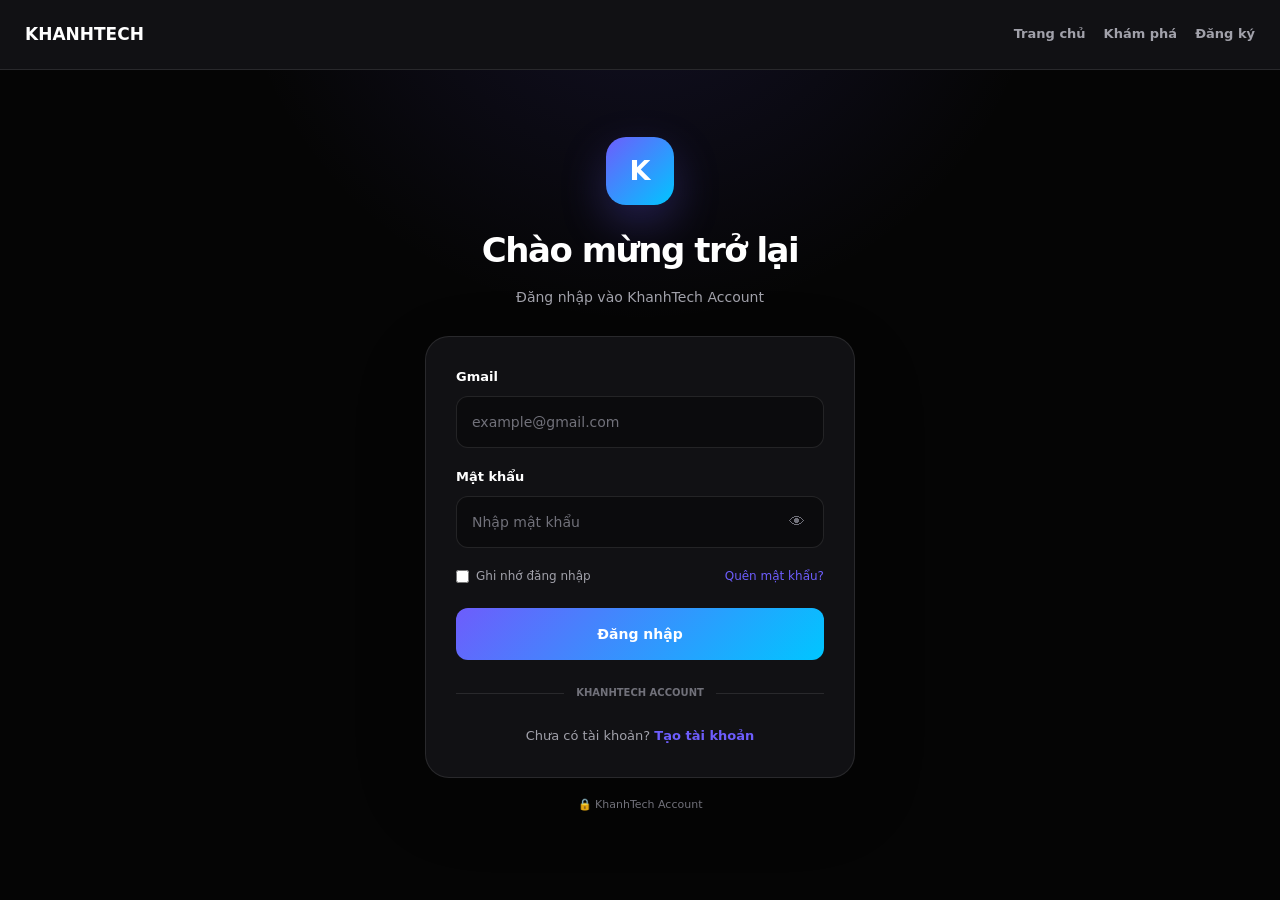
<file: login.html>
<!DOCTYPE html>
<html lang="vi">
<head>
    <meta charset="UTF-8">
    <meta name="viewport" content="width=device-width, initial-scale=1.0">

    <title>Đăng nhập | KhanhTech</title>

    <link rel="stylesheet" href="style.css">

    <style>
        * {
            box-sizing: border-box;
        }

        body {
            margin: 0;
            min-height: 100vh;
        }

        .login-page {
            min-height: 100vh;
            display: flex;
            align-items: center;
            justify-content: center;
            padding: 110px 20px 60px;
        }

        .login-container {
            width: 100%;
            max-width: 430px;
        }

        .login-header {
            text-align: center;
            margin-bottom: 28px;
        }

        .login-logo {
            width: 68px;
            height: 68px;
            margin: 0 auto 18px;

            display: flex;
            align-items: center;
            justify-content: center;

            border-radius: 20px;

            background:
                var(
                    --gradient,
                    linear-gradient(
                        135deg,
                        #6d5dfc,
                        #8f7cff
                    )
                );

            color: white;
            font-size: 27px;
            font-weight: 900;

            box-shadow:
                0 18px 45px
                rgba(109, 93, 252, .28);
        }

        .login-header h1 {
            margin: 0 0 9px;

            color: var(--text);

            font-size: 34px;
            font-weight: 850;

            letter-spacing: -1.5px;
        }

        .login-header p {
            margin: 0;

            color: var(--text-secondary);

            font-size: 14px;
        }

        .login-card {
            padding: 30px;

            border:
                1px solid
                var(--border);

            border-radius: 24px;

            background:
                var(--surface);

            box-shadow:
                0 25px 80px
                rgba(0, 0, 0, .12);
        }

        .login-message {
            display: none;

            margin-bottom: 18px;
            padding: 13px 14px;

            border-radius: 12px;

            background:
                rgba(109, 93, 252, .10);

            border:
                1px solid
                rgba(109, 93, 252, .20);

            color: var(--text);

            font-size: 13px;
            line-height: 1.5;
        }

        .form-group {
            margin-bottom: 19px;
        }

        .form-group label {
            display: block;

            margin-bottom: 8px;

            color: var(--text);

            font-size: 13px;
            font-weight: 750;
        }

        .form-input {
            width: 100%;
            height: 52px;

            padding: 0 15px;

            border:
                1px solid
                var(--border);

            border-radius: 12px;

            outline: none;

            background:
                var(
                    --bg-secondary,
                    rgba(128,128,128,.06)
                );

            color: var(--text);

            font-family: inherit;
            font-size: 14px;

            transition: .2s ease;
        }

        .form-input:focus {
            border-color:
                var(--accent, #6d5dfc);

            box-shadow:
                0 0 0 4px
                rgba(109, 93, 252, .10);
        }

        .form-input::placeholder {
            color: var(--text-muted);
        }

        .input-wrapper {
            position: relative;
        }

        .password-input {
            padding-right: 55px;
        }

        .password-toggle {
            position: absolute;

            right: 7px;
            top: 50%;

            transform:
                translateY(-50%);

            width: 40px;
            height: 40px;

            border: 0;
            border-radius: 10px;

            background: transparent;

            color: var(--text-muted);

            cursor: pointer;
            font-size: 16px;
        }

        .password-toggle:hover {
            background:
                var(--bg-secondary);

            color: var(--text);
        }

        .form-options {
            display: flex;
            align-items: center;
            justify-content: space-between;

            margin: 3px 0 22px;

            font-size: 12px;
        }

        .remember {
            display: flex;
            align-items: center;
            gap: 7px;

            color: var(--text-secondary);

            cursor: pointer;
        }

        .remember input {
            accent-color:
                var(--accent, #6d5dfc);
        }

        .forgot {
            color:
                var(--accent, #6d5dfc);

            text-decoration: none;
        }

        .forgot:hover {
            text-decoration: underline;
        }

        .login-button {
            width: 100%;
            height: 52px;

            border: none;
            border-radius: 12px;

            background:
                var(
                    --gradient,
                    linear-gradient(
                        135deg,
                        #6d5dfc,
                        #8f7cff
                    )
                );

            color: white;

            font-family: inherit;
            font-size: 14px;
            font-weight: 800;

            cursor: pointer;

            transition: .2s ease;
        }

        .login-button:hover {
            transform: translateY(-2px);

            box-shadow:
                0 14px 35px
                rgba(109, 93, 252, .25);
        }

        .login-button:disabled {
            opacity: .65;
            cursor: not-allowed;
            transform: none;
        }

        .divider {
            display: flex;
            align-items: center;

            gap: 12px;

            margin: 25px 0;

            color: var(--text-muted);

            font-size: 10px;
            font-weight: 750;
        }

        .divider::before,
        .divider::after {
            content: "";

            flex: 1;

            height: 1px;

            background:
                var(--border);
        }

        .register-text {
            text-align: center;

            color: var(--text-secondary);

            font-size: 13px;
        }

        .register-text a {
            color:
                var(--accent, #6d5dfc);

            font-weight: 800;

            text-decoration: none;
        }

        .register-text a:hover {
            text-decoration: underline;
        }

        .security-note {
            margin-top: 18px;

            text-align: center;

            color: var(--text-muted);

            font-size: 11px;
            line-height: 1.6;
        }

        .top-nav {
            position: fixed;

            top: 0;
            left: 0;
            right: 0;

            z-index: 100;

            height: 70px;

            display: flex;
            align-items: center;
            justify-content: space-between;

            padding: 0 25px;

            border-bottom:
                1px solid
                var(--border);

            background:
                var(--surface);

            backdrop-filter:
                blur(18px);
        }

        .top-logo {
            color: var(--text);

            text-decoration: none;

            font-size: 17px;
            font-weight: 900;
        }

        .top-links {
            display: flex;
            gap: 18px;
        }

        .top-links a {
            color:
                var(--text-secondary);

            text-decoration: none;

            font-size: 13px;
            font-weight: 650;
        }

        .top-links a:hover {
            color: var(--text);
        }

        @media (max-width: 550px) {
            .login-page {
                padding:
                    100px 14px 45px;
            }

            .login-card {
                padding:
                    23px 19px;
            }

            .login-header h1 {
                font-size: 29px;
            }

            .top-nav {
                padding: 0 16px;
            }

            .top-links {
                gap: 10px;
            }

            .top-links a {
                font-size: 11px;
            }
        }
    </style>
</head>

<body>

<header class="top-nav">

    <a
        href="index.html"
        class="top-logo"
    >
        KHANHTECH
    </a>

    <nav class="top-links">

        <a href="index.html">
            Trang chủ
        </a>

        <a href="khanhos.html">
            Khám phá
        </a>

        <a href="register.html">
            Đăng ký
        </a>

    </nav>

</header>


<main class="login-page">

    <div class="login-container">

        <section class="login-header">

            <div class="login-logo">
                K
            </div>

            <h1>
                Chào mừng trở lại
            </h1>

            <p>
                Đăng nhập vào KhanhTech Account
            </p>

        </section>


        <section class="login-card">

            <div
                id="loginMessage"
                class="login-message"
            ></div>


            <form id="loginForm">

                <div class="form-group">

                    <label for="email">
                        Gmail
                    </label>

                    <input
                        id="email"
                        class="form-input"
                        type="email"
                        placeholder="example@gmail.com"
                        autocomplete="email"
                        maxlength="120"
                        required
                    >

                </div>


                <div class="form-group">

                    <label for="password">
                        Mật khẩu
                    </label>

                    <div class="input-wrapper">

                        <input
                            id="password"
                            class="form-input password-input"
                            type="password"
                            placeholder="Nhập mật khẩu"
                            autocomplete="current-password"
                            minlength="8"
                            maxlength="128"
                            required
                        >

                        <button
                            type="button"
                            id="togglePassword"
                            class="password-toggle"
                            aria-label="Hiện mật khẩu"
                        >
                            👁
                        </button>

                    </div>

                </div>


                <div class="form-options">

                    <label class="remember">

                        <input
                            type="checkbox"
                            id="remember"
                        >

                        Ghi nhớ đăng nhập

                    </label>


                    <a
                        href="#"
                        class="forgot"
                        id="forgotPassword"
                    >
                        Quên mật khẩu?
                    </a>

                </div>


                <button
                    type="submit"
                    id="loginButton"
                    class="login-button"
                >
                    Đăng nhập
                </button>

            </form>


            <div class="divider">
                KHANHTECH ACCOUNT
            </div>


            <div class="register-text">

                Chưa có tài khoản?

                <a href="register.html">
                    Tạo tài khoản
                </a>

            </div>

        </section>


        <div class="security-note">

            🔒 KhanhTech Account

        </div>

    </div>

</main>


<script>

const form =
    document.getElementById(
        "loginForm"
    );

const email =
    document.getElementById(
        "email"
    );

const password =
    document.getElementById(
        "password"
    );

const button =
    document.getElementById(
        "loginButton"
    );

const message =
    document.getElementById(
        "loginMessage"
    );

const toggle =
    document.getElementById(
        "togglePassword"
    );

const forgot =
    document.getElementById(
        "forgotPassword"
    );


function showMessage(text) {

    message.textContent = text;

    message.style.display =
        "block";
}


toggle.addEventListener(
    "click",
    () => {

        if (
            password.type ===
            "password"
        ) {

            password.type =
                "text";

            toggle.textContent =
                "🙈";

        } else {

            password.type =
                "password";

            toggle.textContent =
                "👁";
        }

    }
);


form.addEventListener(
    "submit",
    async (event) => {

        event.preventDefault();

        const emailValue =
            email.value
                .trim()
                .toLowerCase();

        const passwordValue =
            password.value;

        message.style.display =
            "none";


        if (
            !emailValue.endsWith(
                "@gmail.com"
            )
        ) {

            showMessage(
                "Vui lòng nhập địa chỉ Gmail hợp lệ."
            );

            return;
        }


        if (
            passwordValue.length < 8
        ) {

            showMessage(
                "Mật khẩu phải có ít nhất 8 ký tự."
            );

            return;
        }


        button.disabled = true;

        button.textContent =
            "Đang kiểm tra...";


        /*
         * Backend sẽ được kết nối
         * ở bước tiếp theo.
         */

        setTimeout(
            () => {

                button.disabled =
                    false;

                button.textContent =
                    "Đăng nhập";

                showMessage(
                    "Giao diện đăng nhập hoạt động. Backend chưa được kết nối."
                );

            },
            800
        );

    }
);


forgot.addEventListener(
    "click",
    (event) => {

        event.preventDefault();

        showMessage(
            "Tính năng khôi phục tài khoản sẽ được bổ sung."
        );

    }
);

</script>

</body>
</html>
</file>
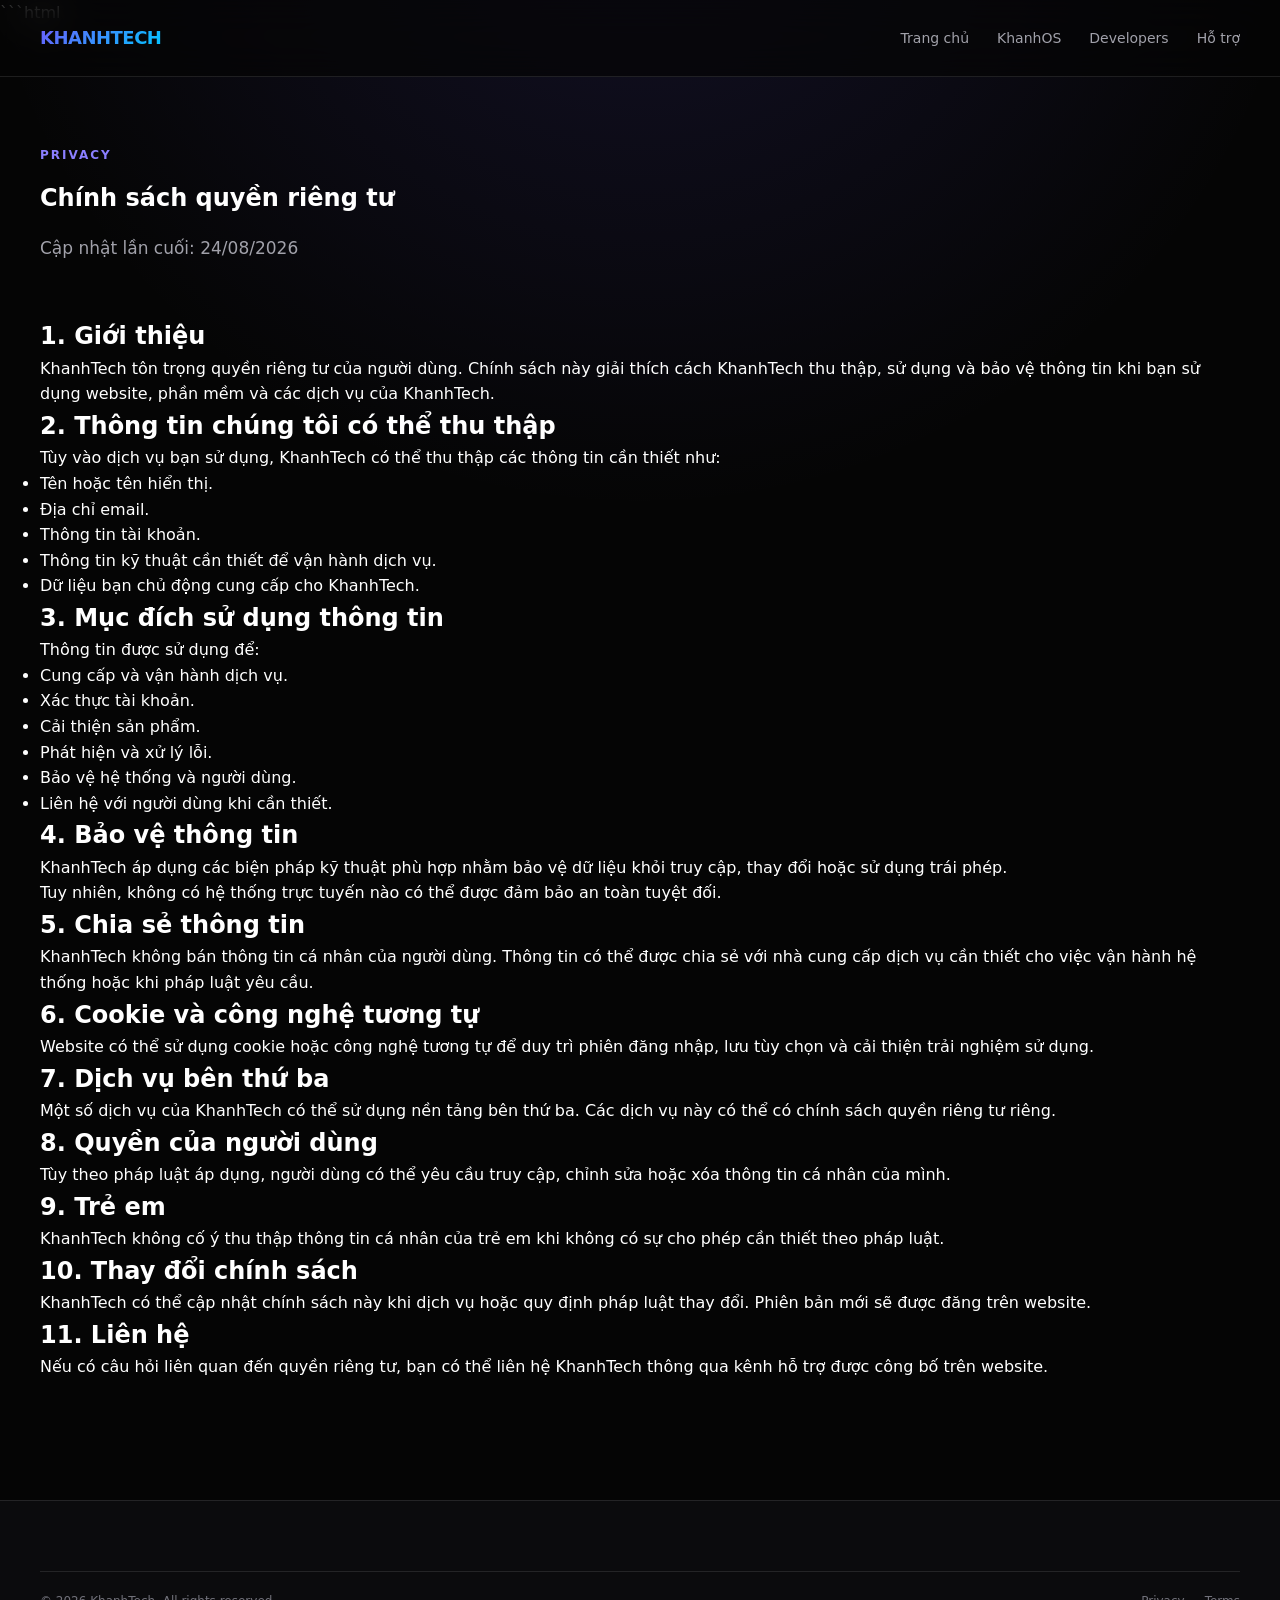
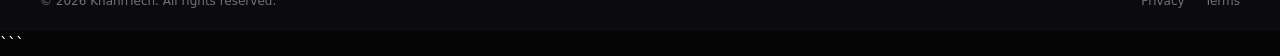
<file: privacy.html>
```html
<!DOCTYPE html>
<html lang="vi">
<head>
    <meta charset="UTF-8">
    <meta name="viewport" content="width=device-width, initial-scale=1.0">

    <title>Chính sách quyền riêng tư | KhanhTech</title>

    <meta
        name="description"
        content="Chính sách quyền riêng tư của KhanhTech."
    >

    <link rel="icon" type="image/png" href="logo.png">
    <link rel="stylesheet" href="style.css">
</head>

<body>

<header class="navbar">
    <div class="nav-container">

        <a href="/" class="logo">
            KHANHTECH
        </a>

        <nav class="nav-menu">
            <a href="/">Trang chủ</a>
            <a href="/khanhos.html">KhanhOS</a>
            <a href="/developers.html">Developers</a>
            <a href="/support.html">Hỗ trợ</a>
        </nav>

    </div>
</header>

<main>

<section class="section">

    <div class="section-header">

        <span class="section-label">
            PRIVACY
        </span>

        <h1>
            Chính sách quyền riêng tư
        </h1>

        <p>
            Cập nhật lần cuối: 24/08/2026
        </p>

    </div>

    <div class="content">

        <h2>1. Giới thiệu</h2>

        <p>
            KhanhTech tôn trọng quyền riêng tư của người dùng.
            Chính sách này giải thích cách KhanhTech thu thập,
            sử dụng và bảo vệ thông tin khi bạn sử dụng website,
            phần mềm và các dịch vụ của KhanhTech.
        </p>


        <h2>2. Thông tin chúng tôi có thể thu thập</h2>

        <p>
            Tùy vào dịch vụ bạn sử dụng, KhanhTech có thể thu thập
            các thông tin cần thiết như:
        </p>

        <ul>
            <li>Tên hoặc tên hiển thị.</li>
            <li>Địa chỉ email.</li>
            <li>Thông tin tài khoản.</li>
            <li>Thông tin kỹ thuật cần thiết để vận hành dịch vụ.</li>
            <li>Dữ liệu bạn chủ động cung cấp cho KhanhTech.</li>
        </ul>


        <h2>3. Mục đích sử dụng thông tin</h2>

        <p>
            Thông tin được sử dụng để:
        </p>

        <ul>
            <li>Cung cấp và vận hành dịch vụ.</li>
            <li>Xác thực tài khoản.</li>
            <li>Cải thiện sản phẩm.</li>
            <li>Phát hiện và xử lý lỗi.</li>
            <li>Bảo vệ hệ thống và người dùng.</li>
            <li>Liên hệ với người dùng khi cần thiết.</li>
        </ul>


        <h2>4. Bảo vệ thông tin</h2>

        <p>
            KhanhTech áp dụng các biện pháp kỹ thuật phù hợp nhằm
            bảo vệ dữ liệu khỏi truy cập, thay đổi hoặc sử dụng
            trái phép.
        </p>

        <p>
            Tuy nhiên, không có hệ thống trực tuyến nào có thể
            được đảm bảo an toàn tuyệt đối.
        </p>


        <h2>5. Chia sẻ thông tin</h2>

        <p>
            KhanhTech không bán thông tin cá nhân của người dùng.
            Thông tin có thể được chia sẻ với nhà cung cấp dịch vụ
            cần thiết cho việc vận hành hệ thống hoặc khi pháp luật
            yêu cầu.
        </p>


        <h2>6. Cookie và công nghệ tương tự</h2>

        <p>
            Website có thể sử dụng cookie hoặc công nghệ tương tự
            để duy trì phiên đăng nhập, lưu tùy chọn và cải thiện
            trải nghiệm sử dụng.
        </p>


        <h2>7. Dịch vụ bên thứ ba</h2>

        <p>
            Một số dịch vụ của KhanhTech có thể sử dụng nền tảng
            bên thứ ba. Các dịch vụ này có thể có chính sách
            quyền riêng tư riêng.
        </p>


        <h2>8. Quyền của người dùng</h2>

        <p>
            Tùy theo pháp luật áp dụng, người dùng có thể yêu cầu
            truy cập, chỉnh sửa hoặc xóa thông tin cá nhân của mình.
        </p>


        <h2>9. Trẻ em</h2>

        <p>
            KhanhTech không cố ý thu thập thông tin cá nhân của trẻ
            em khi không có sự cho phép cần thiết theo pháp luật.
        </p>


        <h2>10. Thay đổi chính sách</h2>

        <p>
            KhanhTech có thể cập nhật chính sách này khi dịch vụ
            hoặc quy định pháp luật thay đổi. Phiên bản mới sẽ được
            đăng trên website.
        </p>


        <h2>11. Liên hệ</h2>

        <p>
            Nếu có câu hỏi liên quan đến quyền riêng tư, bạn có thể
            liên hệ KhanhTech thông qua kênh hỗ trợ được công bố
            trên website.
        </p>

    </div>

</section>

</main>

<footer class="footer">

    <div class="footer-bottom">

        <span>
            © 2026 KhanhTech. All rights reserved.
        </span>

        <div>
            <a href="/privacy.html">Privacy</a>
            <a href="/terms.html">Terms</a>
        </div>

    </div>

</footer>

</body>
</html>
```
</file>
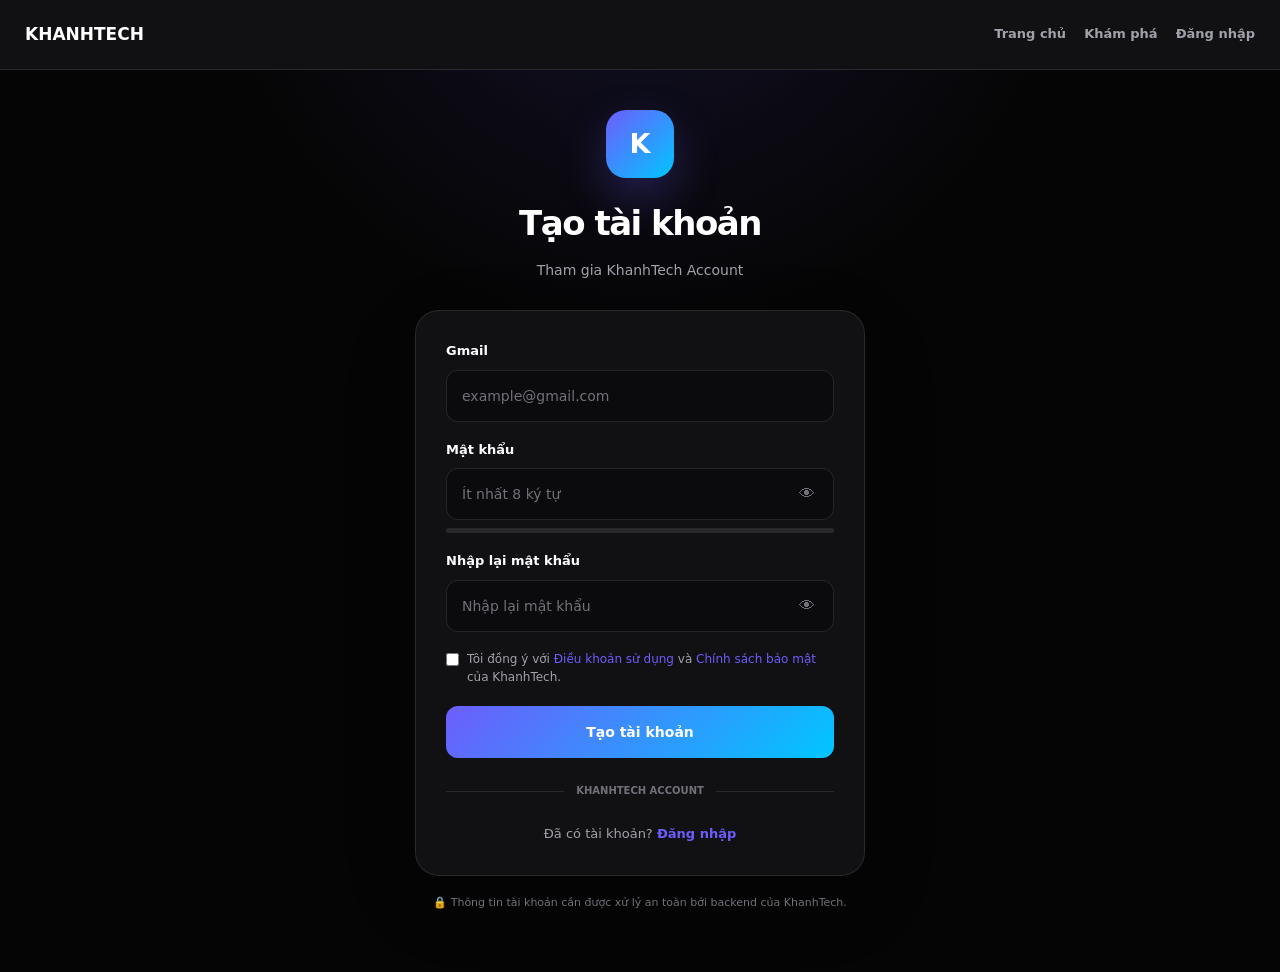
<file: register.html>
<!DOCTYPE html>
<html lang="vi">
<head>
    <meta charset="UTF-8">
    <meta name="viewport" content="width=device-width, initial-scale=1.0">

    <title>Đăng ký | KhanhTech</title>

    <meta
        name="description"
        content="Tạo KhanhTech Account"
    >

    <link rel="stylesheet" href="style.css">

    <style>
        * {
            box-sizing: border-box;
        }

        body {
            margin: 0;
            min-height: 100vh;
        }

        .top-nav {
            position: fixed;
            top: 0;
            left: 0;
            right: 0;
            z-index: 100;

            height: 70px;

            display: flex;
            align-items: center;
            justify-content: space-between;

            padding: 0 25px;

            border-bottom:
                1px solid var(--border);

            background:
                var(--surface);

            backdrop-filter: blur(18px);
        }

        .top-logo {
            color: var(--text);
            text-decoration: none;

            font-size: 17px;
            font-weight: 900;
        }

        .top-links {
            display: flex;
            gap: 18px;
        }

        .top-links a {
            color: var(--text-secondary);
            text-decoration: none;

            font-size: 13px;
            font-weight: 650;
        }

        .top-links a:hover {
            color: var(--text);
        }

        .register-page {
            min-height: 100vh;

            display: flex;
            align-items: center;
            justify-content: center;

            padding: 110px 20px 60px;
        }

        .register-container {
            width: 100%;
            max-width: 450px;
        }

        .register-header {
            text-align: center;
            margin-bottom: 28px;
        }

        .register-logo {
            width: 68px;
            height: 68px;

            margin: 0 auto 18px;

            display: flex;
            align-items: center;
            justify-content: center;

            border-radius: 20px;

            background:
                var(
                    --gradient,
                    linear-gradient(
                        135deg,
                        #6d5dfc,
                        #8f7cff
                    )
                );

            color: white;

            font-size: 27px;
            font-weight: 900;

            box-shadow:
                0 18px 45px
                rgba(109, 93, 252, .28);
        }

        .register-header h1 {
            margin: 0 0 9px;

            color: var(--text);

            font-size: 34px;
            font-weight: 850;

            letter-spacing: -1.5px;
        }

        .register-header p {
            margin: 0;

            color: var(--text-secondary);

            font-size: 14px;
        }

        .register-card {
            padding: 30px;

            border:
                1px solid var(--border);

            border-radius: 24px;

            background: var(--surface);

            box-shadow:
                0 25px 80px
                rgba(0, 0, 0, .12);
        }

        .register-message {
            display: none;

            margin-bottom: 18px;
            padding: 13px 14px;

            border-radius: 12px;

            background:
                rgba(109, 93, 252, .10);

            border:
                1px solid
                rgba(109, 93, 252, .20);

            color: var(--text);

            font-size: 13px;
            line-height: 1.5;
        }

        .form-group {
            margin-bottom: 18px;
        }

        .form-group label {
            display: block;

            margin-bottom: 8px;

            color: var(--text);

            font-size: 13px;
            font-weight: 750;
        }

        .form-input {
            width: 100%;
            height: 52px;

            padding: 0 15px;

            border:
                1px solid var(--border);

            border-radius: 12px;

            outline: none;

            background:
                var(
                    --bg-secondary,
                    rgba(128,128,128,.06)
                );

            color: var(--text);

            font-family: inherit;
            font-size: 14px;

            transition: .2s ease;
        }

        .form-input::placeholder {
            color: var(--text-muted);
        }

        .form-input:focus {
            border-color:
                var(--accent, #6d5dfc);

            box-shadow:
                0 0 0 4px
                rgba(109, 93, 252, .10);
        }

        .input-wrapper {
            position: relative;
        }

        .password-input {
            padding-right: 55px;
        }

        .password-toggle {
            position: absolute;

            right: 7px;
            top: 50%;

            transform: translateY(-50%);

            width: 40px;
            height: 40px;

            border: none;
            border-radius: 10px;

            background: transparent;

            color: var(--text-muted);

            cursor: pointer;
            font-size: 16px;
        }

        .password-toggle:hover {
            background:
                var(--bg-secondary);

            color: var(--text);
        }

        .password-strength {
            height: 5px;

            margin-top: 8px;

            overflow: hidden;

            border-radius: 999px;

            background:
                var(--border);
        }

        .password-strength-bar {
            width: 0%;
            height: 100%;

            border-radius: inherit;

            background:
                var(
                    --gradient,
                    linear-gradient(
                        90deg,
                        #6d5dfc,
                        #8f7cff
                    )
                );

            transition: .25s ease;
        }

        .terms {
            display: flex;
            align-items: flex-start;

            gap: 8px;

            margin:
                5px 0 20px;

            color: var(--text-secondary);

            font-size: 12px;
            line-height: 1.5;
        }

        .terms input {
            margin-top: 3px;

            accent-color:
                var(--accent, #6d5dfc);
        }

        .terms a {
            color:
                var(--accent, #6d5dfc);

            text-decoration: none;
        }

        .terms a:hover {
            text-decoration: underline;
        }

        .register-button {
            width: 100%;
            height: 52px;

            border: none;
            border-radius: 12px;

            background:
                var(
                    --gradient,
                    linear-gradient(
                        135deg,
                        #6d5dfc,
                        #8f7cff
                    )
                );

            color: white;

            font-family: inherit;

            font-size: 14px;
            font-weight: 800;

            cursor: pointer;

            transition: .2s ease;
        }

        .register-button:hover {
            transform: translateY(-2px);

            box-shadow:
                0 14px 35px
                rgba(109, 93, 252, .25);
        }

        .register-button:disabled {
            opacity: .65;
            cursor: not-allowed;
            transform: none;
        }

        .divider {
            display: flex;
            align-items: center;

            gap: 12px;

            margin: 25px 0;

            color: var(--text-muted);

            font-size: 10px;
            font-weight: 750;
        }

        .divider::before,
        .divider::after {
            content: "";

            flex: 1;

            height: 1px;

            background:
                var(--border);
        }

        .login-text {
            text-align: center;

            color: var(--text-secondary);

            font-size: 13px;
        }

        .login-text a {
            color:
                var(--accent, #6d5dfc);

            font-weight: 800;

            text-decoration: none;
        }

        .login-text a:hover {
            text-decoration: underline;
        }

        .security-note {
            margin-top: 18px;

            text-align: center;

            color: var(--text-muted);

            font-size: 11px;
            line-height: 1.6;
        }

        @media (max-width: 550px) {

            .register-page {
                padding:
                    100px 14px 45px;
            }

            .register-card {
                padding:
                    23px 19px;
            }

            .register-header h1 {
                font-size: 29px;
            }

            .top-nav {
                padding: 0 16px;
            }

            .top-links {
                gap: 10px;
            }

            .top-links a {
                font-size: 11px;
            }
        }
    </style>
</head>

<body>

<header class="top-nav">

    <a
        href="index.html"
        class="top-logo"
    >
        KHANHTECH
    </a>

    <nav class="top-links">

        <a href="index.html">
            Trang chủ
        </a>

        <a href="khanhos.html">
            Khám phá
        </a>

        <a href="login.html">
            Đăng nhập
        </a>

    </nav>

</header>


<main class="register-page">

    <div class="register-container">

        <section class="register-header">

            <div class="register-logo">
                K
            </div>

            <h1>
                Tạo tài khoản
            </h1>

            <p>
                Tham gia KhanhTech Account
            </p>

        </section>


        <section class="register-card">

            <div
                id="registerMessage"
                class="register-message"
            ></div>


            <form id="registerForm">

                <!-- GMAIL -->

                <div class="form-group">

                    <label for="email">
                        Gmail
                    </label>

                    <input
                        id="email"
                        class="form-input"
                        type="email"
                        placeholder="example@gmail.com"
                        autocomplete="email"
                        maxlength="120"
                        required
                    >

                </div>


                <!-- PASSWORD -->

                <div class="form-group">

                    <label for="password">
                        Mật khẩu
                    </label>

                    <div class="input-wrapper">

                        <input
                            id="password"
                            class="form-input password-input"
                            type="password"
                            placeholder="Ít nhất 8 ký tự"
                            autocomplete="new-password"
                            minlength="8"
                            maxlength="128"
                            required
                        >

                        <button
                            type="button"
                            class="password-toggle"
                            id="togglePassword"
                            aria-label="Hiện mật khẩu"
                        >
                            👁
                        </button>

                    </div>

                    <div class="password-strength">
                        <div
                            id="strengthBar"
                            class="password-strength-bar"
                        ></div>
                    </div>

                </div>


                <!-- CONFIRM PASSWORD -->

                <div class="form-group">

                    <label for="confirmPassword">
                        Nhập lại mật khẩu
                    </label>

                    <div class="input-wrapper">

                        <input
                            id="confirmPassword"
                            class="form-input password-input"
                            type="password"
                            placeholder="Nhập lại mật khẩu"
                            autocomplete="new-password"
                            minlength="8"
                            maxlength="128"
                            required
                        >

                        <button
                            type="button"
                            class="password-toggle"
                            id="toggleConfirm"
                            aria-label="Hiện mật khẩu"
                        >
                            👁
                        </button>

                    </div>

                </div>


                <!-- TERMS -->

                <label class="terms">

                    <input
                        id="terms"
                        type="checkbox"
                        required
                    >

                    <span>
                        Tôi đồng ý với
                        <a href="#">
                            Điều khoản sử dụng
                        </a>
                        và
                        <a href="#">
                            Chính sách bảo mật
                        </a>
                        của KhanhTech.
                    </span>

                </label>


                <!-- BUTTON -->

                <button
                    id="registerButton"
                    class="register-button"
                    type="submit"
                >
                    Tạo tài khoản
                </button>

            </form>


            <div class="divider">
                KHANHTECH ACCOUNT
            </div>


            <div class="login-text">

                Đã có tài khoản?

                <a href="login.html">
                    Đăng nhập
                </a>

            </div>

        </section>


        <div class="security-note">

            🔒 Thông tin tài khoản cần được xử lý an toàn
            bởi backend của KhanhTech.

        </div>

    </div>

</main>


<script>

const form =
    document.getElementById(
        "registerForm"
    );

const email =
    document.getElementById(
        "email"
    );

const password =
    document.getElementById(
        "password"
    );

const confirmPassword =
    document.getElementById(
        "confirmPassword"
    );

const terms =
    document.getElementById(
        "terms"
    );

const button =
    document.getElementById(
        "registerButton"
    );

const message =
    document.getElementById(
        "registerMessage"
    );

const strengthBar =
    document.getElementById(
        "strengthBar"
    );

const togglePassword =
    document.getElementById(
        "togglePassword"
    );

const toggleConfirm =
    document.getElementById(
        "toggleConfirm"
    );


function showMessage(text) {

    message.textContent = text;

    message.style.display =
        "block";
}


function toggleInput(
    input,
    button
) {

    if (
        input.type ===
        "password"
    ) {

        input.type =
            "text";

        button.textContent =
            "🙈";

    } else {

        input.type =
            "password";

        button.textContent =
            "👁";

    }
}


togglePassword.addEventListener(
    "click",
    () => {

        toggleInput(
            password,
            togglePassword
        );

    }
);


toggleConfirm.addEventListener(
    "click",
    () => {

        toggleInput(
            confirmPassword,
            toggleConfirm
        );

    }
);


/* PASSWORD STRENGTH */

password.addEventListener(
    "input",
    () => {

        const value =
            password.value;

        let score = 0;

        if (value.length >= 8)
            score++;

        if (value.length >= 12)
            score++;

        if (/[A-Z]/.test(value))
            score++;

        if (/[0-9]/.test(value))
            score++;

        if (/[^A-Za-z0-9]/.test(value))
            score++;


        const percent =
            Math.min(
                score * 20,
                100
            );

        strengthBar.style.width =
            percent + "%";

    }
);


/* REGISTER */

form.addEventListener(
    "submit",
    async (event) => {

        event.preventDefault();

        const emailValue =
            email.value
                .trim()
                .toLowerCase();

        const passwordValue =
            password.value;

        const confirmValue =
            confirmPassword.value;


        message.style.display =
            "none";


        if (
            !emailValue.endsWith(
                "@gmail.com"
            )
        ) {

            showMessage(
                "Vui lòng sử dụng địa chỉ Gmail."
            );

            return;
        }


        if (
            passwordValue.length < 8
        ) {

            showMessage(
                "Mật khẩu phải có ít nhất 8 ký tự."
            );

            return;
        }


        if (
            passwordValue !==
            confirmValue
        ) {

            showMessage(
                "Hai mật khẩu không giống nhau."
            );

            return;
        }


        if (!terms.checked) {

            showMessage(
                "Bạn cần đồng ý với điều khoản sử dụng."
            );

            return;
        }


        button.disabled = true;

        button.textContent =
            "Đang tạo tài khoản...";


        /*
         * BACKEND SẼ ĐƯỢC KẾT NỐI
         * Ở BƯỚC SAU.
         *
         * Không lưu mật khẩu trực tiếp
         * trong localStorage.
         *
         * Không gửi mật khẩu tới Discord.
         *
         * Backend phải hash mật khẩu
         * trước khi lưu database.
         */


        setTimeout(
            () => {

                button.disabled =
                    false;

                button.textContent =
                    "Tạo tài khoản";

                showMessage(
                    "Giao diện đăng ký đã hoạt động. Backend chưa được kết nối."
                );

            },
            800
        );

    }
);

</script>

</body>
</html>
</file>
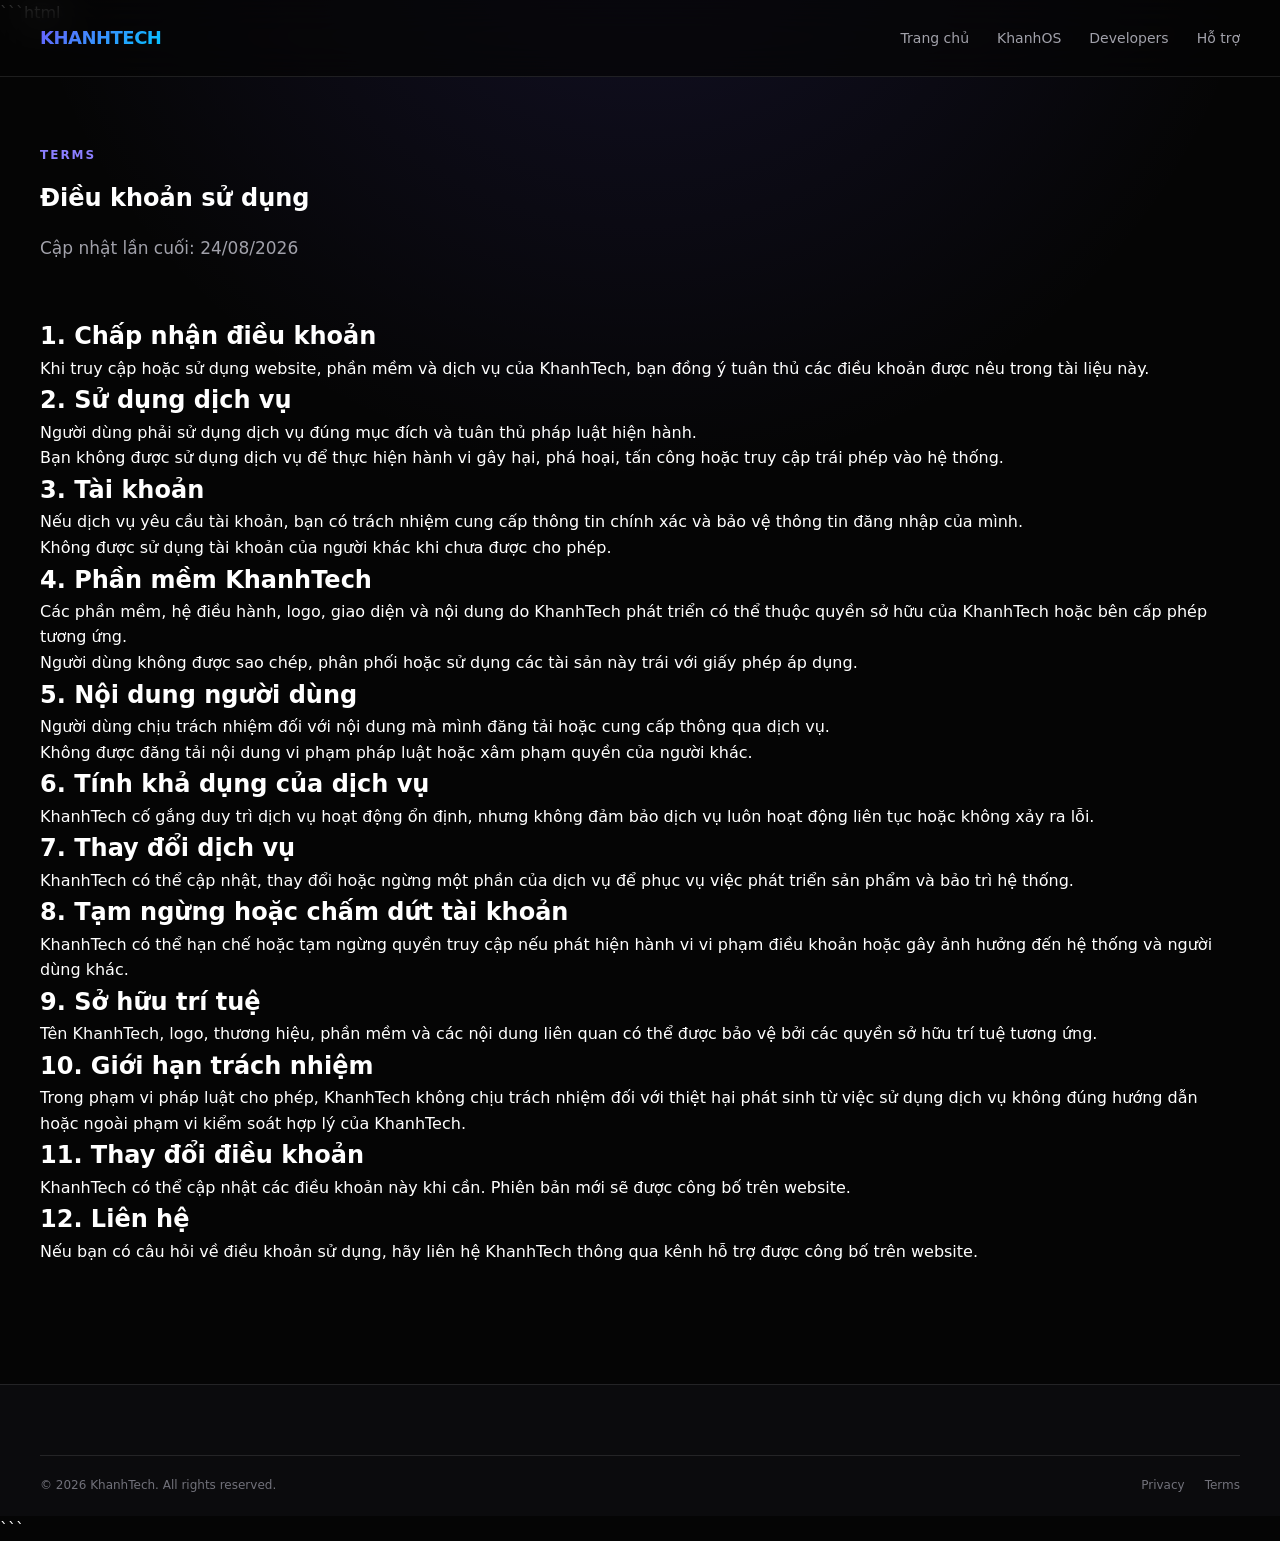
<file: terms.html>
```html
<!DOCTYPE html>
<html lang="vi">
<head>
    <meta charset="UTF-8">
    <meta name="viewport" content="width=device-width, initial-scale=1.0">

    <title>Điều khoản sử dụng | KhanhTech</title>

    <meta
        name="description"
        content="Điều khoản sử dụng dịch vụ KhanhTech."
    >

    <link rel="icon" type="image/png" href="logo.png">
    <link rel="stylesheet" href="style.css">
</head>

<body>

<header class="navbar">
    <div class="nav-container">

        <a href="/" class="logo">
            KHANHTECH
        </a>

        <nav class="nav-menu">
            <a href="/">Trang chủ</a>
            <a href="/khanhos.html">KhanhOS</a>
            <a href="/developers.html">Developers</a>
            <a href="/support.html">Hỗ trợ</a>
        </nav>

    </div>
</header>

<main>

<section class="section">

    <div class="section-header">

        <span class="section-label">
            TERMS
        </span>

        <h1>
            Điều khoản sử dụng
        </h1>

        <p>
            Cập nhật lần cuối: 24/08/2026
        </p>

    </div>

    <div class="content">

        <h2>1. Chấp nhận điều khoản</h2>

        <p>
            Khi truy cập hoặc sử dụng website, phần mềm và dịch vụ
            của KhanhTech, bạn đồng ý tuân thủ các điều khoản được
            nêu trong tài liệu này.
        </p>


        <h2>2. Sử dụng dịch vụ</h2>

        <p>
            Người dùng phải sử dụng dịch vụ đúng mục đích và tuân
            thủ pháp luật hiện hành.
        </p>

        <p>
            Bạn không được sử dụng dịch vụ để thực hiện hành vi
            gây hại, phá hoại, tấn công hoặc truy cập trái phép
            vào hệ thống.
        </p>


        <h2>3. Tài khoản</h2>

        <p>
            Nếu dịch vụ yêu cầu tài khoản, bạn có trách nhiệm cung
            cấp thông tin chính xác và bảo vệ thông tin đăng nhập
            của mình.
        </p>

        <p>
            Không được sử dụng tài khoản của người khác khi chưa
            được cho phép.
        </p>


        <h2>4. Phần mềm KhanhTech</h2>

        <p>
            Các phần mềm, hệ điều hành, logo, giao diện và nội dung
            do KhanhTech phát triển có thể thuộc quyền sở hữu của
            KhanhTech hoặc bên cấp phép tương ứng.
        </p>

        <p>
            Người dùng không được sao chép, phân phối hoặc sử dụng
            các tài sản này trái với giấy phép áp dụng.
        </p>


        <h2>5. Nội dung người dùng</h2>

        <p>
            Người dùng chịu trách nhiệm đối với nội dung mà mình
            đăng tải hoặc cung cấp thông qua dịch vụ.
        </p>

        <p>
            Không được đăng tải nội dung vi phạm pháp luật hoặc
            xâm phạm quyền của người khác.
        </p>


        <h2>6. Tính khả dụng của dịch vụ</h2>

        <p>
            KhanhTech cố gắng duy trì dịch vụ hoạt động ổn định,
            nhưng không đảm bảo dịch vụ luôn hoạt động liên tục
            hoặc không xảy ra lỗi.
        </p>


        <h2>7. Thay đổi dịch vụ</h2>

        <p>
            KhanhTech có thể cập nhật, thay đổi hoặc ngừng một
            phần của dịch vụ để phục vụ việc phát triển sản phẩm
            và bảo trì hệ thống.
        </p>


        <h2>8. Tạm ngừng hoặc chấm dứt tài khoản</h2>

        <p>
            KhanhTech có thể hạn chế hoặc tạm ngừng quyền truy cập
            nếu phát hiện hành vi vi phạm điều khoản hoặc gây ảnh
            hưởng đến hệ thống và người dùng khác.
        </p>


        <h2>9. Sở hữu trí tuệ</h2>

        <p>
            Tên KhanhTech, logo, thương hiệu, phần mềm và các nội
            dung liên quan có thể được bảo vệ bởi các quyền sở hữu
            trí tuệ tương ứng.
        </p>


        <h2>10. Giới hạn trách nhiệm</h2>

        <p>
            Trong phạm vi pháp luật cho phép, KhanhTech không chịu
            trách nhiệm đối với thiệt hại phát sinh từ việc sử dụng
            dịch vụ không đúng hướng dẫn hoặc ngoài phạm vi kiểm
            soát hợp lý của KhanhTech.
        </p>


        <h2>11. Thay đổi điều khoản</h2>

        <p>
            KhanhTech có thể cập nhật các điều khoản này khi cần.
            Phiên bản mới sẽ được công bố trên website.
        </p>


        <h2>12. Liên hệ</h2>

        <p>
            Nếu bạn có câu hỏi về điều khoản sử dụng, hãy liên hệ
            KhanhTech thông qua kênh hỗ trợ được công bố trên
            website.
        </p>

    </div>

</section>

</main>

<footer class="footer">

    <div class="footer-bottom">

        <span>
            © 2026 KhanhTech. All rights reserved.
        </span>

        <div>
            <a href="/privacy.html">Privacy</a>
            <a href="/terms.html">Terms</a>
        </div>

    </div>

</footer>

</body>
</html>
```
</file>
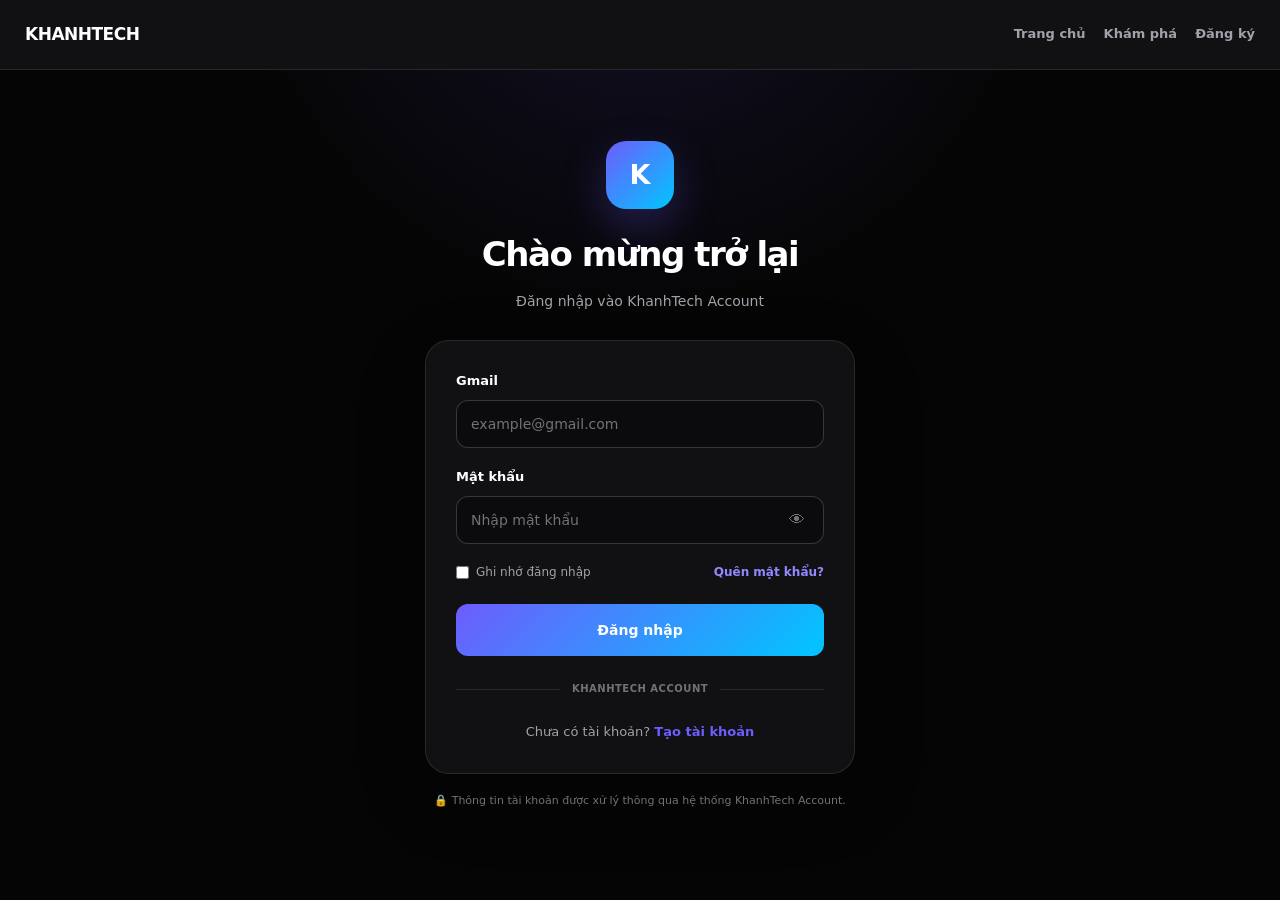
<file: account/login.html>
<!DOCTYPE html>
<html lang="vi">
<head>
    <meta charset="UTF-8">

    <meta
        name="viewport"
        content="width=device-width, initial-scale=1.0"
    >

    <title>Đăng nhập | KhanhTech</title>

    <meta
        name="description"
        content="Đăng nhập KhanhTech Account"
    >

    <!-- CSS ROOT -->
    <link rel="stylesheet" href="../style.css">

    <!-- ACCOUNT CSS -->
    <link rel="stylesheet" href="account.css">

    <style>

        /* =====================================
           LOGIN PAGE
        ===================================== */

        * {
            box-sizing: border-box;
        }

        body {
            margin: 0;
            min-height: 100vh;
        }


        .login-page {
            min-height: 100vh;

            display: flex;
            align-items: center;
            justify-content: center;

            padding: 110px 20px 60px;
        }


        .login-container {
            width: 100%;
            max-width: 430px;
        }


        /* =====================================
           HEADER
        ===================================== */

        .login-header {
            text-align: center;

            margin-bottom: 28px;
        }


        .login-logo {
            width: 68px;
            height: 68px;

            margin: 0 auto 18px;

            display: flex;
            align-items: center;
            justify-content: center;

            border-radius: 20px;

            background:
                var(--gradient,
                linear-gradient(
                    135deg,
                    #6d5dfc,
                    #8f7cff
                ));

            color: white;

            font-size: 27px;
            font-weight: 900;

            box-shadow:
                0 18px 45px
                rgba(109, 93, 252, .28);
        }


        .login-header h1 {
            margin: 0 0 9px;

            color: var(--text);

            font-size: 34px;

            font-weight: 850;

            letter-spacing: -1.5px;
        }


        .login-header p {
            margin: 0;

            color: var(--text-secondary);

            font-size: 14px;
        }


        /* =====================================
           CARD
        ===================================== */

        .login-card {
            width: 100%;

            padding: 30px;

            border: 1px solid var(--border);

            border-radius: 24px;

            background: var(--surface);

            box-shadow:
                0 25px 80px
                rgba(0, 0, 0, .12);
        }


        /* =====================================
           MESSAGE
        ===================================== */

        .login-message {
            display: none;

            margin-bottom: 18px;

            padding: 13px 14px;

            border-radius: 12px;

            background:
                rgba(109, 93, 252, .10);

            border:
                1px solid
                rgba(109, 93, 252, .20);

            color: var(--text);

            font-size: 13px;

            line-height: 1.5;
        }


        /* =====================================
           FORM
        ===================================== */

        .form-group {
            margin-bottom: 19px;
        }


        .form-group label {
            display: block;

            margin-bottom: 8px;

            color: var(--text);

            font-size: 13px;

            font-weight: 750;
        }


        .form-input {
            width: 100%;

            height: 52px;

            padding: 0 15px;

            border:
                1px solid
                var(--border);

            border-radius: 12px;

            outline: none;

            background:
                var(--bg-secondary,
                rgba(128,128,128,.06));

            color: var(--text);

            font-family: inherit;

            font-size: 14px;

            transition: .2s ease;
        }


        .form-input::placeholder {
            color: var(--text-muted);
        }


        .form-input:focus {
            border-color:
                var(--accent,
                #6d5dfc);

            box-shadow:
                0 0 0 4px
                rgba(109, 93, 252, .10);
        }


        /* =====================================
           PASSWORD
        ===================================== */

        .input-wrapper {
            position: relative;
        }


        .password-input {
            padding-right: 55px;
        }


        .password-toggle {
            position: absolute;

            top: 50%;
            right: 7px;

            transform:
                translateY(-50%);

            width: 40px;
            height: 40px;

            border: 0;

            border-radius: 10px;

            background: transparent;

            color: var(--text-muted);

            cursor: pointer;

            font-size: 16px;
        }


        .password-toggle:hover {
            background:
                var(--bg-secondary);

            color: var(--text);
        }


        /* =====================================
           OPTIONS
        ===================================== */

        .form-options {
            display: flex;

            align-items: center;

            justify-content: space-between;

            gap: 15px;

            margin:
                3px 0 22px;

            font-size: 12px;
        }


        .remember {
            display: flex;

            align-items: center;

            gap: 7px;

            color: var(--text-secondary);

            cursor: pointer;
        }


        .remember input {
            accent-color:
                var(--accent,
                #6d5dfc);
        }


        .forgot {
            color:
                var(--accent,
                #6d5dfc);

            text-decoration: none;
        }


        .forgot:hover {
            text-decoration: underline;
        }


        /* =====================================
           BUTTON
        ===================================== */

        .login-button {
            width: 100%;

            height: 52px;

            border: none;

            border-radius: 12px;

            background:
                var(--gradient,
                linear-gradient(
                    135deg,
                    #6d5dfc,
                    #8f7cff
                ));

            color: white;

            font-family: inherit;

            font-size: 14px;

            font-weight: 800;

            cursor: pointer;

            transition: .2s ease;
        }


        .login-button:hover {
            transform: translateY(-2px);

            box-shadow:
                0 14px 35px
                rgba(109, 93, 252, .25);
        }


        .login-button:active {
            transform: translateY(0);
        }


        .login-button:disabled {
            opacity: .65;

            cursor: not-allowed;

            transform: none;

            box-shadow: none;
        }


        /* =====================================
           DIVIDER
        ===================================== */

        .divider {
            display: flex;

            align-items: center;

            gap: 12px;

            margin: 25px 0;

            color: var(--text-muted);

            font-size: 10px;

            font-weight: 750;

            letter-spacing: .5px;
        }


        .divider::before,
        .divider::after {
            content: "";

            flex: 1;

            height: 1px;

            background:
                var(--border);
        }


        /* =====================================
           REGISTER
        ===================================== */

        .register-text {
            text-align: center;

            color: var(--text-secondary);

            font-size: 13px;
        }


        .register-text a {
            color:
                var(--accent,
                #6d5dfc);

            font-weight: 800;

            text-decoration: none;
        }


        .register-text a:hover {
            text-decoration: underline;
        }


        /* =====================================
           SECURITY
        ===================================== */

        .security-note {
            margin-top: 18px;

            text-align: center;

            color: var(--text-muted);

            font-size: 11px;

            line-height: 1.6;
        }


        /* =====================================
           NAV
        ===================================== */

        .simple-nav {
            position: fixed;

            top: 0;
            left: 0;
            right: 0;

            z-index: 100;

            height: 70px;

            display: flex;

            align-items: center;

            justify-content: space-between;

            padding: 0 25px;

            border-bottom:
                1px solid
                var(--border);

            background:
                var(--surface);

            backdrop-filter:
                blur(18px);
        }


        .simple-logo {
            color: var(--text);

            text-decoration: none;

            font-size: 17px;

            font-weight: 900;

            letter-spacing: -.5px;
        }


        .simple-links {
            display: flex;

            align-items: center;

            gap: 18px;
        }


        .simple-links a {
            color: var(--text-secondary);

            text-decoration: none;

            font-size: 13px;

            font-weight: 650;
        }


        .simple-links a:hover {
            color: var(--text);
        }


        /* =====================================
           MOBILE
        ===================================== */

        @media (max-width: 550px) {

            .login-page {
                padding:
                    100px 14px 45px;
            }


            .login-card {
                padding:
                    23px 19px;
            }


            .login-header h1 {
                font-size: 29px;
            }


            .simple-nav {
                padding:
                    0 16px;
            }


            .simple-links {
                gap: 11px;
            }


            .simple-links a {
                font-size: 11px;
            }

        }

    </style>

</head>


<body>


<!-- =====================================
     NAVIGATION
===================================== -->

<header class="simple-nav">

    <a
        href="../index.html"
        class="simple-logo"
    >
        KHANHTECH
    </a>


    <nav class="simple-links">

        <a href="../index.html">
            Trang chủ
        </a>

        <a href="../khanhos.html">
            Khám phá
        </a>

        <a href="register.html">
            Đăng ký
        </a>

    </nav>

</header>



<!-- =====================================
     LOGIN
===================================== -->

<main class="login-page">

    <div class="login-container">


        <!-- HEADER -->

        <section class="login-header">

            <div class="login-logo">
                K
            </div>


            <h1>
                Chào mừng trở lại
            </h1>


            <p>
                Đăng nhập vào KhanhTech Account
            </p>

        </section>



        <!-- CARD -->

        <section class="login-card">


            <!-- MESSAGE -->

            <div
                id="loginMessage"
                class="login-message"
            ></div>



            <!-- FORM -->

            <form id="loginForm">


                <!-- GMAIL -->

                <div class="form-group">

                    <label for="email">
                        Gmail
                    </label>


                    <input
                        id="email"
                        name="email"
                        class="form-input"
                        type="email"
                        placeholder="example@gmail.com"
                        autocomplete="email"
                        maxlength="120"
                        required
                    >

                </div>



                <!-- PASSWORD -->

                <div class="form-group">

                    <label for="password">
                        Mật khẩu
                    </label>


                    <div class="input-wrapper">

                        <input
                            id="password"
                            name="password"
                            class="form-input password-input"
                            type="password"
                            placeholder="Nhập mật khẩu"
                            autocomplete="current-password"
                            minlength="8"
                            maxlength="128"
                            required
                        >


                        <button
                            type="button"
                            id="togglePassword"
                            class="password-toggle"
                            aria-label="Hiện mật khẩu"
                        >
                            👁
                        </button>

                    </div>

                </div>



                <!-- OPTIONS -->

                <div class="form-options">

                    <label class="remember">

                        <input
                            type="checkbox"
                            id="remember"
                        >

                        Ghi nhớ đăng nhập

                    </label>


                    <a
                        href="#"
                        id="forgotPassword"
                        class="forgot"
                    >
                        Quên mật khẩu?
                    </a>

                </div>



                <!-- LOGIN -->

                <button
                    type="submit"
                    id="loginButton"
                    class="login-button"
                >
                    Đăng nhập
                </button>

            </form>



            <!-- DIVIDER -->

            <div class="divider">

                KHANHTECH ACCOUNT

            </div>



            <!-- REGISTER -->

            <div class="register-text">

                Chưa có tài khoản?

                <a href="register.html">
                    Tạo tài khoản
                </a>

            </div>

        </section>



        <!-- SECURITY -->

        <div class="security-note">

            🔒 Thông tin tài khoản được xử lý
            thông qua hệ thống KhanhTech Account.

        </div>

    </div>

</main>



<!-- =====================================
     JAVASCRIPT
===================================== -->

<script>

const form =
    document.getElementById(
        "loginForm"
    );


const email =
    document.getElementById(
        "email"
    );


const password =
    document.getElementById(
        "password"
    );


const button =
    document.getElementById(
        "loginButton"
    );


const message =
    document.getElementById(
        "loginMessage"
    );


const toggle =
    document.getElementById(
        "togglePassword"
    );


const forgot =
    document.getElementById(
        "forgotPassword"
    );



/* =====================================
   MESSAGE
===================================== */

function showMessage(text) {

    message.textContent =
        text;

    message.style.display =
        "block";

}



/* =====================================
   PASSWORD
===================================== */

toggle.addEventListener(
    "click",
    function () {

        if (
            password.type ===
            "password"
        ) {

            password.type =
                "text";

            toggle.textContent =
                "🙈";

        } else {

            password.type =
                "password";

            toggle.textContent =
                "👁";

        }

    }
);



/* =====================================
   LOGIN
===================================== */

form.addEventListener(
    "submit",
    async function (event) {

        event.preventDefault();


        const emailValue =
            email.value
                .trim()
                .toLowerCase();


        const passwordValue =
            password.value;


        message.style.display =
            "none";


        /* CHECK EMAIL */

        if (
            !emailValue.endsWith(
                "@gmail.com"
            )
        ) {

            showMessage(
                "Vui lòng nhập địa chỉ Gmail hợp lệ."
            );

            return;

        }


        /* CHECK PASSWORD */

        if (
            passwordValue.length < 8
        ) {

            showMessage(
                "Mật khẩu phải có ít nhất 8 ký tự."
            );

            return;

        }


        /*
         * =================================
         * BACKEND
         * =================================
         *
         * Sau này kết nối API tại đây.
         *
         * Ví dụ:
         *
         * const response = await fetch(
         *     "https://api.khanhtech.vn/auth/login",
         *     {
         *         method: "POST",
         *
         *         headers: {
         *             "Content-Type":
         *                 "application/json"
         *         },
         *
         *         body: JSON.stringify({
         *             email: emailValue,
         *             password: passwordValue
         *         })
         *     }
         * );
         *
         * const data =
         *     await response.json();
         *
         * Nếu backend trả về:
         *
         * {
         *     "success": true
         * }
         *
         * thì chuyển sang:
         *
         * window.location.href =
         *     "verify.html";
         */


        button.disabled =
            true;

        button.textContent =
            "Đang kiểm tra...";


        /*
         * DEMO FRONTEND
         */

        setTimeout(
            function () {

                button.disabled =
                    false;

                button.textContent =
                    "Đăng nhập";


                showMessage(
                    "Giao diện đăng nhập đang hoạt động. Backend xác thực sẽ được kết nối sau."
                );

            },
            800
        );

    }
);



/* =====================================
   FORGOT PASSWORD
===================================== */

forgot.addEventListener(
    "click",
    function (event) {

        event.preventDefault();


        showMessage(
            "Tính năng khôi phục tài khoản sẽ được bổ sung."
        );

    }
);

</script>


</body>
</html>
</file>
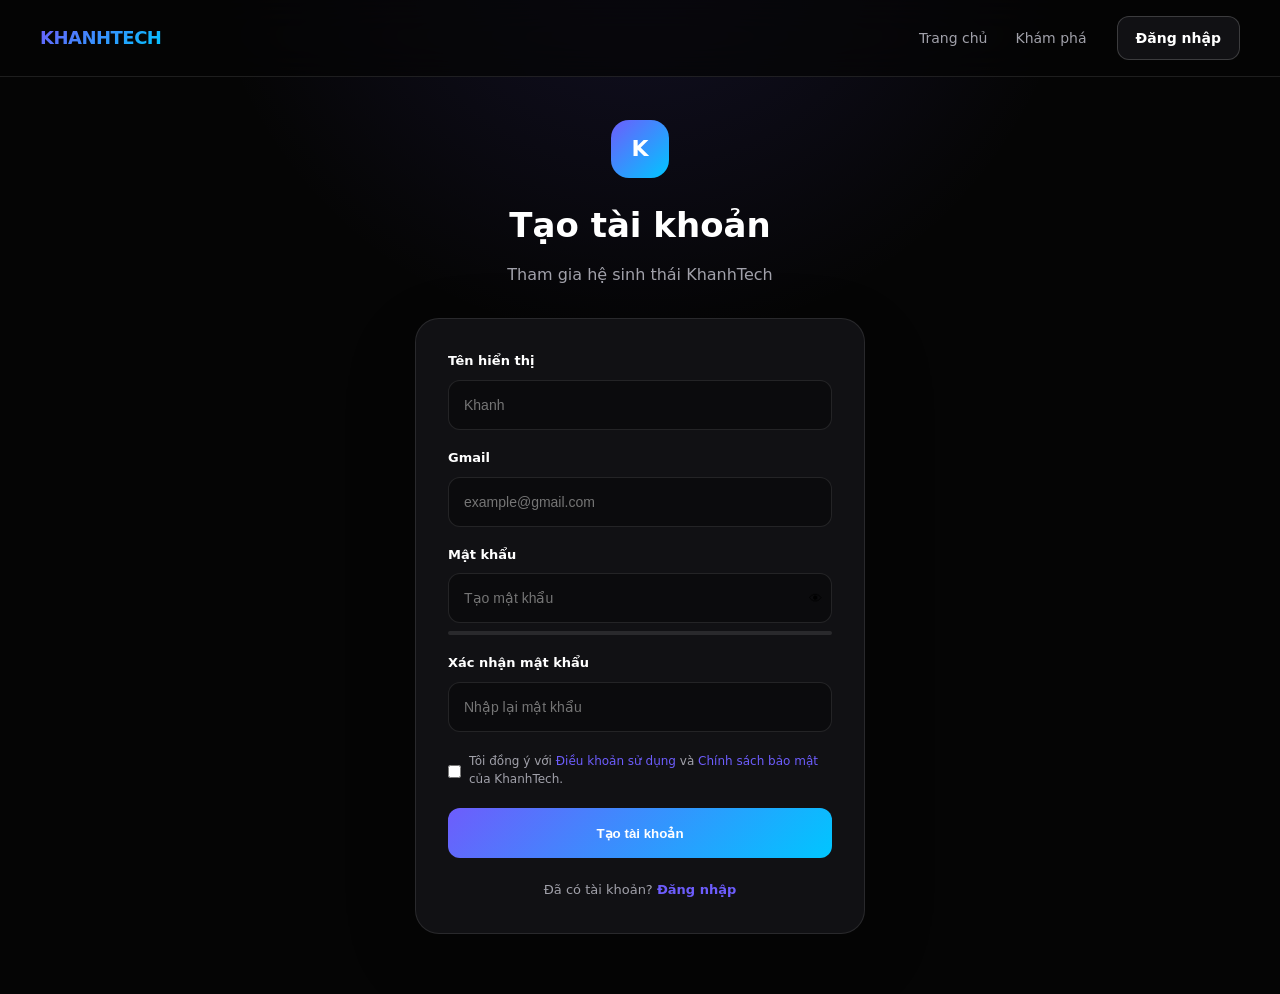
<file: account/register.html>
<!DOCTYPE html>
<html lang="vi">
<head>
    <meta charset="UTF-8">
    <meta name="viewport" content="width=device-width, initial-scale=1.0">

    <title>Đăng ký | KhanhTech</title>

    <link rel="stylesheet" href="../style.css">

    <style>
        .register-page {
            min-height: 100vh;
            display: flex;
            align-items: center;
            justify-content: center;
            padding: 120px 20px 60px;
        }

        .register-box {
            width: 100%;
            max-width: 450px;
        }

        .register-header {
            text-align: center;
            margin-bottom: 30px;
        }

        .register-logo {
            width: 58px;
            height: 58px;
            margin: 0 auto 20px;

            display: flex;
            align-items: center;
            justify-content: center;

            border-radius: 18px;

            background: var(--gradient);
            color: white;

            font-size: 22px;
            font-weight: 900;
        }

        .register-header h1 {
            margin-bottom: 10px;
            font-size: 34px;
        }

        .register-header p {
            color: var(--text-secondary);
        }

        .register-card {
            padding: 32px;

            background: var(--surface);
            border: 1px solid var(--border);
            border-radius: 24px;

            box-shadow:
                0 25px 80px rgba(0,0,0,.12);
        }

        .form-group {
            margin-bottom: 18px;
        }

        .form-group label {
            display: block;
            margin-bottom: 8px;

            font-size: 13px;
            font-weight: 700;
        }

        .form-input {
            width: 100%;
            height: 50px;

            padding: 0 15px;

            border:
                1px solid
                var(--border);

            border-radius: 12px;

            outline: none;

            background:
                var(--bg-secondary);

            color:
                var(--text);

            font-size: 14px;
        }

        .form-input:focus {
            border-color:
                var(--accent);

            box-shadow:
                0 0 0 4px
                rgba(109,93,252,.1);
        }

        .password-wrapper {
            position: relative;
        }

        .password-wrapper input {
            padding-right: 55px;
        }

        .show-password {
            position: absolute;
            right: 10px;
            top: 50%;

            transform:
                translateY(-50%);

            border: none;
            background: transparent;

            cursor: pointer;
        }

        .password-strength {
            margin-top: 8px;

            height: 4px;

            border-radius: 10px;

            background:
                var(--border);

            overflow: hidden;
        }

        .password-strength div {
            height: 100%;
            width: 0;

            transition: .25s;
        }

        .terms {
            display: flex;
            gap: 8px;

            margin: 20px 0;

            color:
                var(--text-secondary);

            font-size: 12px;
            line-height: 1.5;
        }

        .terms input {
            margin-top: 3px;
            accent-color: var(--accent);
        }

        .terms a {
            color: var(--accent);
        }

        .register-button {
            width: 100%;
            height: 50px;

            border: none;
            border-radius: 12px;

            background:
                var(--gradient);

            color: white;

            font-weight: 800;

            cursor: pointer;

            transition: .2s;
        }

        .register-button:hover {
            transform: translateY(-2px);

            box-shadow:
                0 12px 30px
                rgba(109,93,252,.25);
        }

        .message {
            display: none;

            margin-bottom: 18px;
            padding: 12px;

            border-radius: 10px;

            background:
                rgba(109,93,252,.1);

            font-size: 13px;
        }

        .login-link {
            text-align: center;

            margin-top: 22px;

            font-size: 13px;

            color:
                var(--text-secondary);
        }

        .login-link a {
            color: var(--accent);
            font-weight: 700;
        }

        @media(max-width:500px) {
            .register-card {
                padding: 24px 20px;
            }
        }
    </style>
</head>

<body>

<header class="navbar">

    <div class="nav-container">

        <a
            href="../index.html"
            class="logo"
        >
            KHANHTECH
        </a>

        <nav class="nav-menu">

            <a href="../index.html">
                Trang chủ
            </a>

            <a href="../khanhos.html">
                Khám phá
            </a>

        </nav>

        <div class="nav-actions">

            <a
                href="login.html"
                class="btn btn-secondary"
            >
                Đăng nhập
            </a>

        </div>

    </div>

</header>


<main class="register-page">

    <div class="register-box">

        <div class="register-header">

            <div class="register-logo">
                K
            </div>

            <h1>
                Tạo tài khoản
            </h1>

            <p>
                Tham gia hệ sinh thái KhanhTech
            </p>

        </div>


        <div class="register-card">

            <div
                id="message"
                class="message"
            ></div>


            <form id="registerForm">

                <div class="form-group">

                    <label for="name">
                        Tên hiển thị
                    </label>

                    <input
                        id="name"
                        class="form-input"
                        type="text"
                        placeholder="Khanh"
                        maxlength="40"
                        required
                    >

                </div>


                <div class="form-group">

                    <label for="email">
                        Gmail
                    </label>

                    <input
                        id="email"
                        class="form-input"
                        type="email"
                        placeholder="example@gmail.com"
                        autocomplete="email"
                        required
                    >

                </div>


                <div class="form-group">

                    <label for="password">
                        Mật khẩu
                    </label>

                    <div class="password-wrapper">

                        <input
                            id="password"
                            class="form-input"
                            type="password"
                            placeholder="Tạo mật khẩu"
                            autocomplete="new-password"
                            minlength="8"
                            required
                        >

                        <button
                            type="button"
                            class="show-password"
                            id="showPassword"
                        >
                            👁
                        </button>

                    </div>

                    <div class="password-strength">
                        <div id="strengthBar"></div>
                    </div>

                </div>


                <div class="form-group">

                    <label for="confirmPassword">
                        Xác nhận mật khẩu
                    </label>

                    <input
                        id="confirmPassword"
                        class="form-input"
                        type="password"
                        placeholder="Nhập lại mật khẩu"
                        autocomplete="new-password"
                        minlength="8"
                        required
                    >

                </div>


                <label class="terms">

                    <input
                        type="checkbox"
                        id="terms"
                        required
                    >

                    <span>
                        Tôi đồng ý với
                        <a href="#">
                            Điều khoản sử dụng
                        </a>
                        và
                        <a href="#">
                            Chính sách bảo mật
                        </a>
                        của KhanhTech.
                    </span>

                </label>


                <button
                    type="submit"
                    class="register-button"
                >
                    Tạo tài khoản
                </button>

            </form>


            <div class="login-link">

                Đã có tài khoản?

                <a href="login.html">
                    Đăng nhập
                </a>

            </div>

        </div>

    </div>

</main>


<script>

const form =
    document.getElementById("registerForm");

const message =
    document.getElementById("message");

const password =
    document.getElementById("password");

const confirmPassword =
    document.getElementById("confirmPassword");

const strengthBar =
    document.getElementById("strengthBar");

const showPassword =
    document.getElementById("showPassword");


/* HIỆN MẬT KHẨU */

showPassword.addEventListener(
    "click",
    () => {

        const visible =
            password.type === "text";

        password.type =
            visible ? "password" : "text";

        confirmPassword.type =
            visible ? "password" : "text";

        showPassword.textContent =
            visible ? "👁" : "🙈";

    }
);


/* ĐÁNH GIÁ MẬT KHẨU */

password.addEventListener(
    "input",
    () => {

        const value =
            password.value;

        let score = 0;

        if (value.length >= 8)
            score++;

        if (/[A-Z]/.test(value))
            score++;

        if (/[0-9]/.test(value))
            score++;

        if (/[^A-Za-z0-9]/.test(value))
            score++;


        const widths =
            ["0%", "25%", "50%", "75%", "100%"];

        strengthBar.style.width =
            widths[score];

    }
);


/* ĐĂNG KÝ */

form.addEventListener(
    "submit",
    async (event) => {

        event.preventDefault();


        const name =
            document.getElementById("name")
                .value.trim();

        const email =
            document.getElementById("email")
                .value.trim();

        const passwordValue =
            password.value;

        const confirmValue =
            confirmPassword.value;


        if (
            !email.toLowerCase()
                .endsWith("@gmail.com")
        ) {

            message.style.display =
                "block";

            message.textContent =
                "Vui lòng sử dụng địa chỉ Gmail.";

            return;
        }


        if (
            passwordValue !==
            confirmValue
        ) {

            message.style.display =
                "block";

            message.textContent =
                "Hai mật khẩu không giống nhau.";

            return;
        }


        if (
            passwordValue.length < 8
        ) {

            message.style.display =
                "block";

            message.textContent =
                "Mật khẩu phải có ít nhất 8 ký tự.";

            return;
        }


        /*
         * CHƯA CÓ BACKEND
         *
         * Sau này thay đoạn này bằng:
         *
         * fetch("https://api.khanhtechvn.github.io/auth/register", {
         *     method: "POST",
         *     headers: {
         *         "Content-Type": "application/json"
         *     },
         *     body: JSON.stringify({
         *         name,
         *         email,
         *         password: passwordValue
         *     })
         * })
         */

        message.style.display =
            "block";

        message.textContent =
            "Thông tin hợp lệ. Bước tiếp theo sẽ gửi mã OTP 6 số tới Gmail của bạn.";

    }
);

</script>

</body>
</html>
</file>
<file: style.css>
/* =========================================================
   KHANHTECH
   Modern Dark / Light UI
   ========================================================= */

:root {
    --bg: #050505;
    --bg-secondary: #0b0b0d;
    --surface: #111114;
    --surface-hover: #18181c;

    --text: #ffffff;
    --text-secondary: #a1a1aa;
    --text-muted: #71717a;

    --border: rgba(255, 255, 255, 0.10);
    --border-strong: rgba(255, 255, 255, 0.18);

    --accent: #6d5dfc;
    --accent-2: #00c6ff;

    --gradient:
        linear-gradient(
            135deg,
            #6d5dfc 0%,
            #00c6ff 100%
        );

    --shadow:
        0 20px 60px rgba(0, 0, 0, 0.35);

    --radius-sm: 10px;
    --radius-md: 16px;
    --radius-lg: 24px;

    --container: 1200px;

    --transition:
        0.25s ease;
}


/* =========================================================
   LIGHT MODE
   ========================================================= */

body.light {
    --bg: #f7f7f8;
    --bg-secondary: #ffffff;
    --surface: #ffffff;
    --surface-hover: #f1f1f3;

    --text: #111113;
    --text-secondary: #52525b;
    --text-muted: #71717a;

    --border: rgba(0, 0, 0, 0.08);
    --border-strong: rgba(0, 0, 0, 0.15);

    --shadow:
        0 20px 60px rgba(0, 0, 0, 0.10);
}


/* =========================================================
   RESET
   ========================================================= */

* {
    margin: 0;
    padding: 0;
    box-sizing: border-box;
}

html {
    scroll-behavior: smooth;
}

body {
    font-family:
        Inter,
        ui-sans-serif,
        system-ui,
        -apple-system,
        BlinkMacSystemFont,
        "Segoe UI",
        sans-serif;

    background:
        radial-gradient(
            circle at 50% -10%,
            rgba(109, 93, 252, 0.14),
            transparent 35%
        ),
        var(--bg);

    color: var(--text);

    line-height: 1.6;

    min-height: 100vh;

    transition:
        background var(--transition),
        color var(--transition);
}

a {
    color: inherit;
    text-decoration: none;
}

button,
a {
    -webkit-tap-highlight-color: transparent;
}

img {
    max-width: 100%;
    display: block;
}

::selection {
    background: var(--accent);
    color: white;
}


/* =========================================================
   SCROLLBAR
   ========================================================= */

::-webkit-scrollbar {
    width: 9px;
}

::-webkit-scrollbar-track {
    background: var(--bg);
}

::-webkit-scrollbar-thumb {
    background: #303038;
    border-radius: 999px;
}

::-webkit-scrollbar-thumb:hover {
    background: var(--accent);
}


/* =========================================================
   CONTAINER
   ========================================================= */

.nav-container,
.section,
.footer-container,
.footer-bottom {
    width: min(
        calc(100% - 40px),
        var(--container)
    );

    margin-inline: auto;
}


/* =========================================================
   NAVBAR
   ========================================================= */

.navbar {
    position: fixed;

    top: 0;
    left: 0;

    width: 100%;

    z-index: 1000;

    background:
        rgba(5, 5, 5, 0.70);

    backdrop-filter:
        blur(18px);

    -webkit-backdrop-filter:
        blur(18px);

    border-bottom:
        1px solid var(--border);
}

body.light .navbar {
    background:
        rgba(255, 255, 255, 0.78);
}

.nav-container {
    height: 76px;

    display: flex;

    align-items: center;

    justify-content: space-between;

    gap: 30px;
}

.logo {
    font-size: 18px;

    font-weight: 800;

    letter-spacing: -0.5px;

    background:
        var(--gradient);

    -webkit-background-clip: text;
    background-clip: text;

    color: transparent;
}

.nav-menu {
    display: flex;

    align-items: center;

    gap: 28px;

    margin-left: auto;
}

.nav-menu a {
    font-size: 14px;

    color: var(--text-secondary);

    transition:
        color var(--transition);
}

.nav-menu a:hover {
    color: var(--text);
}

.nav-actions {
    display: flex;

    align-items: center;

    gap: 10px;
}


/* =========================================================
   BUTTONS
   ========================================================= */

.btn {
    display: inline-flex;

    align-items: center;
    justify-content: center;

    min-height: 44px;

    padding:
        0 18px;

    border-radius:
        12px;

    font-size: 14px;

    font-weight: 600;

    border:
        1px solid transparent;

    cursor: pointer;

    transition:
        transform var(--transition),
        background var(--transition),
        border var(--transition),
        box-shadow var(--transition);
}

.btn:hover {
    transform:
        translateY(-2px);
}

.btn-primary {
    color: white;

    background:
        var(--gradient);

    box-shadow:
        0 10px 30px
        rgba(109, 93, 252, 0.20);
}

.btn-primary:hover {
    box-shadow:
        0 15px 40px
        rgba(109, 93, 252, 0.35);
}

.btn-secondary {
    background:
        var(--surface);

    border:
        1px solid var(--border-strong);

    color:
        var(--text);
}

.btn-secondary:hover {
    background:
        var(--surface-hover);

    border-color:
        rgba(109, 93, 252, 0.4);
}


/* =========================================================
   HERO
   ========================================================= */

.hero {
    width: min(
        calc(100% - 40px),
        var(--container)
    );

    margin:
        0 auto;

    min-height:
        850px;

    padding-top:
        150px;

    padding-bottom:
        100px;

    display:
        grid;

    grid-template-columns:
        1fr 1fr;

    align-items:
        center;

    gap:
        70px;
}

.hero-content {
    animation:
        heroEnter 0.8s ease both;
}

.hero-badge {
    display:
        inline-flex;

    padding:
        7px 12px;

    border-radius:
        999px;

    font-size:
        11px;

    font-weight:
        700;

    letter-spacing:
        1.5px;

    color:
        #ffffff;

    background:
        rgba(109, 93, 252, 0.12);

    border:
        1px solid
        rgba(109, 93, 252, 0.25);

    margin-bottom:
        22px;
}

.hero h1 {
    font-size:
        clamp(52px, 7vw, 92px);

    line-height:
        0.98;

    letter-spacing:
        -5px;

    max-width:
        800px;
}

.hero h1 span {
    display:
        block;

    background:
        var(--gradient);

    -webkit-background-clip:
        text;

    background-clip:
        text;

    color:
        transparent;
}

.hero p {
    margin-top:
        28px;

    max-width:
        570px;

    color:
        var(--text-secondary);

    font-size:
        18px;
}

.hero-buttons {
    display:
        flex;

    gap:
        12px;

    margin-top:
        34px;

    flex-wrap:
        wrap;
}


/* =========================================================
   HERO PREVIEW
   ========================================================= */

.hero-preview {
    position:
        relative;

    animation:
        previewEnter 1s ease 0.15s both;
}

.os-window {
    position:
        relative;

    width:
        100%;

    min-height:
        430px;

    border-radius:
        22px;

    overflow:
        hidden;

    background:
        linear-gradient(
            145deg,
            #17171c,
            #08080a
        );

    border:
        1px solid
        rgba(255,255,255,0.13);

    box-shadow:
        0 40px 100px
        rgba(0,0,0,0.45);

    transform:
        perspective(1200px)
        rotateY(-4deg)
        rotateX(2deg);

    transition:
        transform 0.5s ease;
}

.os-window:hover {
    transform:
        perspective(1200px)
        rotateY(0)
        rotateX(0)
        translateY(-6px);
}

.window-top {
    height:
        42px;

    display:
        flex;

    align-items:
        center;

    gap:
        7px;

    padding:
        0 16px;

    border-bottom:
        1px solid
        rgba(255,255,255,0.08);
}

.window-top span {
    width:
        10px;

    height:
        10px;

    border-radius:
        50%;

    background:
        #555;
}

.window-content {
    display:
        flex;

    height:
        388px;
}

.fake-sidebar {
    width:
        80px;

    background:
        rgba(255,255,255,0.03);

    border-right:
        1px solid
        rgba(255,255,255,0.06);
}

.fake-desktop {
    flex:
        1;

    padding:
        30px;

    display:
        grid;

    grid-template-columns:
        repeat(2, 1fr);

    gap:
        20px;

    align-content:
        center;
}

.fake-card {
    height:
        120px;

    border-radius:
        16px;

    background:
        linear-gradient(
            135deg,
            rgba(109,93,252,0.22),
            rgba(0,198,255,0.08)
        );

    border:
        1px solid
        rgba(255,255,255,0.08);
}


/* =========================================================
   SECTION
   ========================================================= */

.section {
    padding:
        120px 0;
}

.section-header {
    max-width:
        720px;

    margin-bottom:
        55px;
}

.section-label {
    display:
        block;

    color:
        #8b7fff;

    font-size:
        12px;

    font-weight:
        800;

    letter-spacing:
        2px;

    margin-bottom:
        14px;
}

.section-header h2 {
    font-size:
        clamp(36px, 5vw, 60px);

    line-height:
        1.05;

    letter-spacing:
        -3px;
}

.section-header h2 span {
    background:
        var(--gradient);

    -webkit-background-clip:
        text;

    background-clip:
        text;

    color:
        transparent;
}

.section-header p {
    color:
        var(--text-secondary);

    margin-top:
        18px;

    font-size:
        17px;
}


/* =========================================================
   PRODUCTS
   ========================================================= */

.product-grid {
    display:
        grid;

    grid-template-columns:
        repeat(4, 1fr);

    gap:
        18px;
}

.product-card {
    padding:
        28px;

    min-height:
        280px;

    background:
        linear-gradient(
            145deg,
            var(--surface),
            var(--bg-secondary)
        );

    border:
        1px solid
        var(--border);

    border-radius:
        var(--radius-lg);

    transition:
        transform 0.3s ease,
        border-color 0.3s ease,
        background 0.3s ease;

    position:
        relative;

    overflow:
        hidden;
}

.product-card::before {
    content:
        "";

    position:
        absolute;

    width:
        180px;

    height:
        180px;

    top:
        -100px;

    right:
        -100px;

    background:
        rgba(109,93,252,0.15);

    filter:
        blur(50px);

    border-radius:
        50%;
}

.product-card:hover {
    transform:
        translateY(-7px);

    border-color:
        rgba(109,93,252,0.45);

    background:
        var(--surface-hover);
}

.product-icon {
    width:
        46px;

    height:
        46px;

    display:
        flex;

    align-items:
        center;

    justify-content:
        center;

    border-radius:
        13px;

    background:
        var(--gradient);

    color:
        white;

    font-weight:
        800;

    font-size:
        13px;

    margin-bottom:
        28px;
}

.product-card h3 {
    font-size:
        22px;

    margin-bottom:
        10px;
}

.product-card p {
    color:
        var(--text-secondary);

    font-size:
        14px;

    margin-bottom:
        25px;
}

.product-card a {
    font-size:
        14px;

    font-weight:
        600;

    color:
        #9b91ff;
}


/* =========================================================
   KHANHOS
   ========================================================= */

.khanhos-section {
    max-width:
        var(--container);
}

.khanhos-preview {
    padding:
        20px;

    border-radius:
        28px;

    background:
        linear-gradient(
            145deg,
            rgba(109,93,252,0.15),
            rgba(0,198,255,0.05)
        );

    border:
        1px solid
        var(--border);
}

.os-placeholder {
    min-height:
        500px;

    border-radius:
        20px;

    display:
        flex;

    flex-direction:
        column;

    justify-content:
        center;

    align-items:
        center;

    background:
        linear-gradient(
            145deg,
            #17171d,
            #070709
        );

    border:
        1px solid
        rgba(255,255,255,0.08);

    box-shadow:
        var(--shadow);
}

.placeholder-title {
    font-size:
        clamp(50px, 8vw, 100px);

    font-weight:
        900;

    letter-spacing:
        -6px;

    background:
        var(--gradient);

    -webkit-background-clip:
        text;

    background-clip:
        text;

    color:
        transparent;
}

.placeholder-text {
    color:
        #777;

    margin-top:
        8px;
}

.center-button {
    display:
        flex;

    justify-content:
        center;

    margin-top:
        35px;
}


/* =========================================================
   FEATURES
   ========================================================= */

.features-grid {
    display:
        grid;

    grid-template-columns:
        repeat(4, 1fr);

    gap:
        18px;
}

.feature {
    padding:
        30px;

    border-top:
        1px solid
        var(--border);
}

.feature-icon {
    font-size:
        30px;

    margin-bottom:
        22px;
}

.feature h3 {
    font-size:
        19px;

    margin-bottom:
        9px;
}

.feature p {
    color:
        var(--text-secondary);

    font-size:
        14px;
}


/* =========================================================
   ROADMAP
   ========================================================= */

.roadmap {
    position:
        relative;

    display:
        grid;

    grid-template-columns:
        repeat(4, 1fr);

    gap:
        25px;
}

.roadmap::before {
    content:
        "";

    position:
        absolute;

    left:
        0;

    right:
        0;

    top:
        17px;

    height:
        1px;

    background:
        var(--border);

    z-index:
        0;
}

.roadmap-item {
    position:
        relative;

    z-index:
        1;

    padding-top:
        45px;
}

.roadmap-item::before {
    content:
        "";

    position:
        absolute;

    top:
        10px;

    left:
        0;

    width:
        15px;

    height:
        15px;

    border-radius:
        50%;

    background:
        var(--bg);

    border:
        2px solid
        #555;
}

.roadmap-item.active::before {
    background:
        var(--accent);

    border-color:
        var(--accent);

    box-shadow:
        0 0 20px
        rgba(109,93,252,0.6);
}

.roadmap-year {
    font-size:
        12px;

    color:
        #8b7fff;

    font-weight:
        800;
}

.roadmap-item h3 {
    margin-top:
        8px;

    font-size:
        18px;
}

.roadmap-item p {
    margin-top:
        8px;

    color:
        var(--text-secondary);

    font-size:
        14px;
}


/* =========================================================
   DEVELOPER SECTION
   ========================================================= */

.developer-section {
    border:
        1px solid
        var(--border);

    border-radius:
        var(--radius-lg);

    padding:
        80px;

    background:
        radial-gradient(
            circle at 80% 20%,
            rgba(109,93,252,0.18),
            transparent 35%
        ),
        var(--surface);
}

.developer-content {
    max-width:
        650px;
}

.developer-content h2 {
    font-size:
        clamp(36px, 5vw, 60px);

    line-height:
        1;

    letter-spacing:
        -3px;
}

.developer-content p {
    color:
        var(--text-secondary);

    margin:
        20px 0 30px;
}


/* =========================================================
   SUPPORT
   ========================================================= */

.support-section {
    text-align:
        center;
}

.support-section .section-header {
    margin-inline:
        auto;
}


/* =========================================================
   CTA
   ========================================================= */

.cta {
    width:
        min(
            calc(100% - 40px),
            var(--container)
        );

    margin:
        50px auto 120px;

    padding:
        100px 30px;

    text-align:
        center;

    border-radius:
        30px;

    background:
        radial-gradient(
            circle at 50% 0%,
            rgba(109,93,252,0.30),
            transparent 55%
        ),
        var(--surface);

    border:
        1px solid
        var(--border);
}

.cta h2 {
    font-size:
        clamp(40px, 6vw, 70px);

    letter-spacing:
        -4px;
}

.cta p {
    color:
        var(--text-secondary);

    margin:
        15px 0 30px;
}


/* =========================================================
   FOOTER
   ========================================================= */

.footer {
    border-top:
        1px solid
        var(--border);

    background:
        var(--bg-secondary);

    padding-top:
        70px;
}

.footer-container {
    display:
        grid;

    grid-template-columns:
        2fr 1fr 1fr 1fr;

    gap:
        50px;

    padding-bottom:
        60px;
}

.footer-brand p {
    color:
        var(--text-muted);

    font-size:
        13px;

    margin-top:
        10px;
}

.footer-column {
    display:
        flex;

    flex-direction:
        column;

    gap:
        10px;
}

.footer-column h4 {
    font-size:
        13px;

    margin-bottom:
        8px;
}

.footer-column a {
    color:
        var(--text-muted);

    font-size:
        13px;

    transition:
        color var(--transition);
}

.footer-column a:hover {
    color:
        var(--text);
}

.footer-bottom {
    padding:
        20px 0;

    border-top:
        1px solid
        var(--border);

    display:
        flex;

    justify-content:
        space-between;

    gap:
        20px;

    color:
        var(--text-muted);

    font-size:
        12px;
}

.footer-bottom div {
    display:
        flex;

    gap:
        20px;
}


/* =========================================================
   ANIMATIONS
   ========================================================= */

@keyframes heroEnter {

    from {
        opacity:
            0;

        transform:
            translateY(25px);
    }

    to {
        opacity:
            1;

        transform:
            translateY(0);
    }
}

@keyframes previewEnter {

    from {
        opacity:
            0;

        transform:
            translateY(35px)
            scale(0.97);
    }

    to {
        opacity:
            1;

        transform:
            translateY(0)
            scale(1);
    }
}


/* =========================================================
   RESPONSIVE
   ========================================================= */

@media (max-width: 1000px) {

    .nav-menu {
        display:
            none;
    }

    .hero {
        grid-template-columns:
            1fr;

        padding-top:
            130px;

        text-align:
            center;
    }

    .hero-content {
        display:
            flex;

        flex-direction:
            column;

        align-items:
            center;
    }

    .hero p {
        margin-inline:
            auto;
    }

    .hero-preview {
        max-width:
            800px;

        width:
            100%;

        margin-inline:
            auto;
    }

    .product-grid {
        grid-template-columns:
            repeat(2, 1fr);
    }

    .features-grid {
        grid-template-columns:
            repeat(2, 1fr);
    }

    .roadmap {
        grid-template-columns:
            repeat(2, 1fr);

        gap:
            45px;
    }

    .roadmap::before {
        display:
            none;
    }

    .footer-container {
        grid-template-columns:
            repeat(2, 1fr);
    }
}


/* =========================================================
   MOBILE
   ========================================================= */

@media (max-width: 600px) {

    .nav-container {
        width:
            calc(100% - 24px);
    }

    .nav-actions .btn-secondary {
        display:
            none;
    }

    .hero {
        width:
            calc(100% - 24px);

        min-height:
            auto;

        padding-top:
            120px;

        padding-bottom:
            70px;
    }

    .hero h1 {
        font-size:
            48px;

        letter-spacing:
            -3px;
    }

    .hero p {
        font-size:
            16px;
    }

    .hero-buttons {
        width:
            100%;

        flex-direction:
            column;
    }

    .hero-buttons .btn {
        width:
            100%;
    }

    .os-window {
        min-height:
            300px;

        transform:
            none;
    }

    .window-content {
        height:
            260px;
    }

    .section {
        width:
            calc(100% - 24px);

        padding:
            80px 0;
    }

    .section-header h2 {
        font-size:
            40px;

        letter-spacing:
            -2px;
    }

    .product-grid {
        grid-template-columns:
            1fr;
    }

    .features-grid {
        grid-template-columns:
            1fr;
    }

    .roadmap {
        grid-template-columns:
            1fr;
    }

    .developer-section {
        padding:
            50px 25px;
    }

    .placeholder-title {
        font-size:
            55px;

        letter-spacing:
            -3px;
    }

    .os-placeholder {
        min-height:
            300px;
    }

    .cta {
        width:
            calc(100% - 24px);

        padding:
            70px 20px;

        margin-bottom:
            70px;
    }

    .cta h2 {
        font-size:
            42px;

        letter-spacing:
            -2px;
    }

    .footer-container {
        width:
            calc(100% - 24px);

        grid-template-columns:
            1fr 1fr;

        gap:
            40px 20px;
    }

    .footer-bottom {
        width:
            calc(100% - 24px);

        flex-direction:
            column;
    }
}


/* =========================================================
   REDUCED MOTION
   ========================================================= */

@media (prefers-reduced-motion: reduce) {

    html {
        scroll-behavior:
            auto;
    }

    *,
    *::before,
    *::after {
        animation-duration:
            0.01ms !important;

        animation-iteration-count:
            1 !important;

        transition-duration:
            0.01ms !important;
    }
}
</file>
<file: account/account.css>
/* =========================================
   KHANHTECH ACCOUNT
========================================= */

.account-page {
    min-height: 100vh;

    padding:
        130px 20px 70px;

    display: flex;

    align-items: center;
    justify-content: center;
}


.account-card {
    width: 100%;

    max-width: 430px;

    padding: 40px;

    border:
        1px solid var(--border);

    border-radius: 24px;

    background:
        linear-gradient(
            145deg,
            var(--surface),
            var(--bg-secondary)
        );

    box-shadow:
        0 30px 80px
        rgba(0, 0, 0, 0.25);
}


.register-card {
    max-width: 460px;
}


.account-logo {
    width: 52px;
    height: 52px;

    display: flex;

    align-items: center;
    justify-content: center;

    margin-bottom: 24px;

    border-radius: 15px;

    color: white;

    font-size: 22px;

    font-weight: 900;

    background:
        var(--gradient);

    box-shadow:
        0 10px 30px
        rgba(109, 93, 252, 0.3);
}


.account-card h1 {
    font-size: 32px;

    line-height: 1.1;

    letter-spacing: -1.5px;
}


.account-subtitle {
    margin-top: 8px;

    margin-bottom: 30px;

    color:
        var(--text-secondary);

    font-size: 14px;
}


/* =========================================
   FORM
========================================= */

.form-group {
    margin-bottom: 18px;
}


.form-group label {
    display: block;

    margin-bottom: 7px;

    font-size: 13px;

    font-weight: 600;
}


.form-group input {
    width: 100%;

    height: 48px;

    padding: 0 14px;

    border-radius: 12px;

    border:
        1px solid var(--border-strong);

    outline: none;

    background:
        var(--bg-secondary);

    color:
        var(--text);

    font-size: 14px;

    transition:
        border-color 0.2s ease,
        box-shadow 0.2s ease;
}


.form-group input::placeholder {
    color:
        var(--text-muted);
}


.form-group input:focus {
    border-color:
        var(--accent);

    box-shadow:
        0 0 0 3px
        rgba(109, 93, 252, 0.12);
}


/* =========================================
   OPTIONS
========================================= */

.form-options {
    display: flex;

    justify-content: space-between;

    align-items: center;

    gap: 10px;

    margin:
        4px 0 22px;

    font-size: 12px;
}


.form-options a,
.account-register a,
.terms a {
    color:
        #9389ff;

    font-weight: 600;
}


.remember {
    display: flex;

    align-items: center;

    gap: 7px;

    color:
        var(--text-secondary);
}


.remember input,
.terms input {
    accent-color:
        var(--accent);
}


/* =========================================
   TERMS
========================================= */

.terms {
    display: flex;

    align-items: flex-start;

    gap: 9px;

    margin:
        10px 0 22px;

    color:
        var(--text-secondary);

    font-size: 12px;

    line-height: 1.5;
}


.terms input {
    margin-top: 3px;
}


/* =========================================
   SUBMIT
========================================= */

.account-submit {
    width: 100%;

    height: 48px;

    border: none;

    border-radius: 12px;

    background:
        var(--gradient);

    color: white;

    font-size: 14px;

    font-weight: 700;

    cursor: pointer;

    transition:
        transform 0.2s ease,
        box-shadow 0.2s ease;
}


.account-submit:hover {
    transform:
        translateY(-2px);

    box-shadow:
        0 12px 35px
        rgba(109, 93, 252, 0.3);
}


.account-submit:active {
    transform:
        translateY(0);
}


/* =========================================
   MESSAGE
========================================= */

.account-message {
    display: none;

    margin-top: 16px;

    padding: 12px;

    border-radius: 10px;

    font-size: 13px;

    text-align: center;
}


.account-message.show {
    display: block;
}


.account-message.error {
    background:
        rgba(239, 68, 68, 0.10);

    border:
        1px solid
        rgba(239, 68, 68, 0.25);

    color:
        #f87171;
}


.account-message.success {
    background:
        rgba(34, 197, 94, 0.10);

    border:
        1px solid
        rgba(34, 197, 94, 0.25);

    color:
        #4ade80;
}


/* =========================================
   DIVIDER
========================================= */

.account-divider {
    display: flex;

    align-items: center;

    gap: 12px;

    margin:
        28px 0;
}

.account-divider::before,
.account-divider::after {
    content: "";

    height: 1px;

    flex: 1;

    background:
        var(--border);
}


.account-divider span {
    color:
        var(--text-muted);

    font-size: 12px;
}


/* =========================================
   REGISTER
========================================= */

.account-register {
    text-align: center;

    color:
        var(--text-secondary);

    font-size: 13px;
}


/* =========================================
   MOBILE
========================================= */

@media (max-width: 600px) {

    .account-page {
        padding:
            110px 12px 40px;
    }

    .account-card {
        padding:
            30px 22px;

        border-radius:
            20px;
    }

    .account-card h1 {
        font-size:
            28px;
    }

}
</file>
